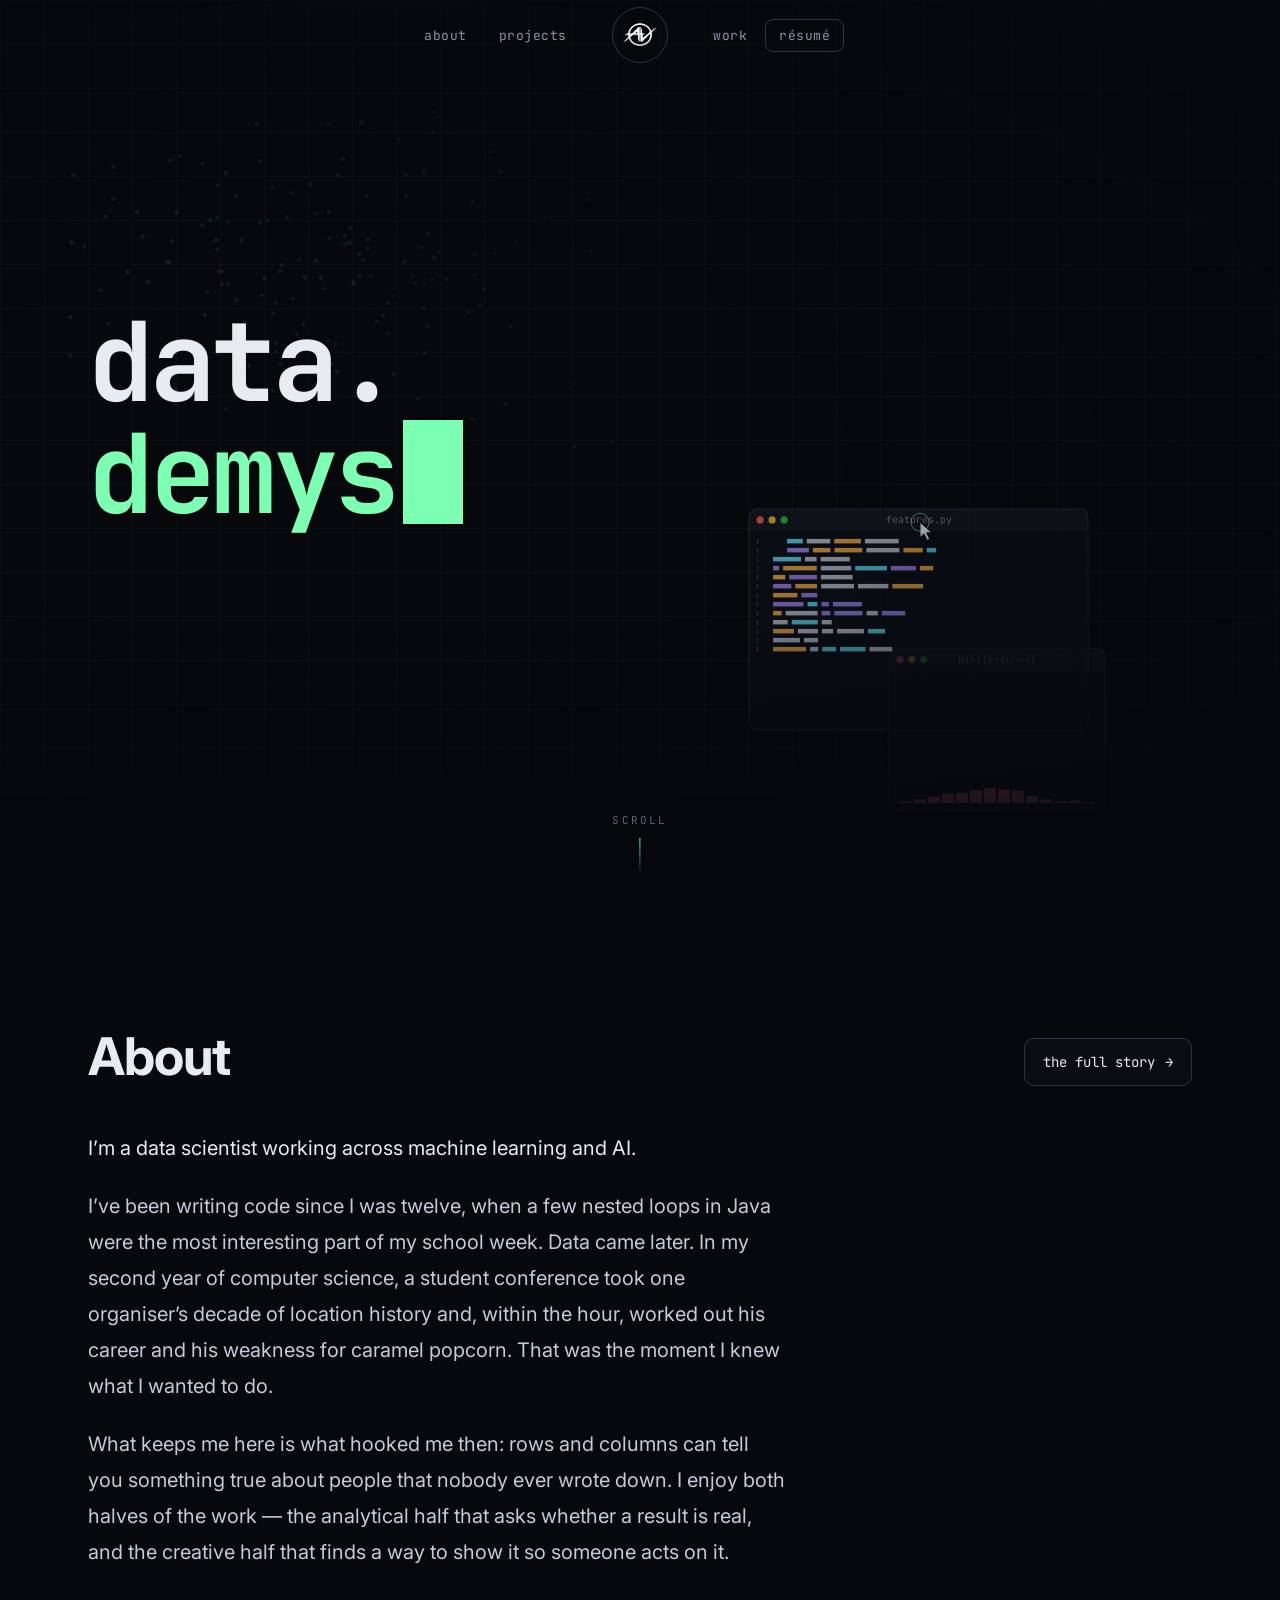
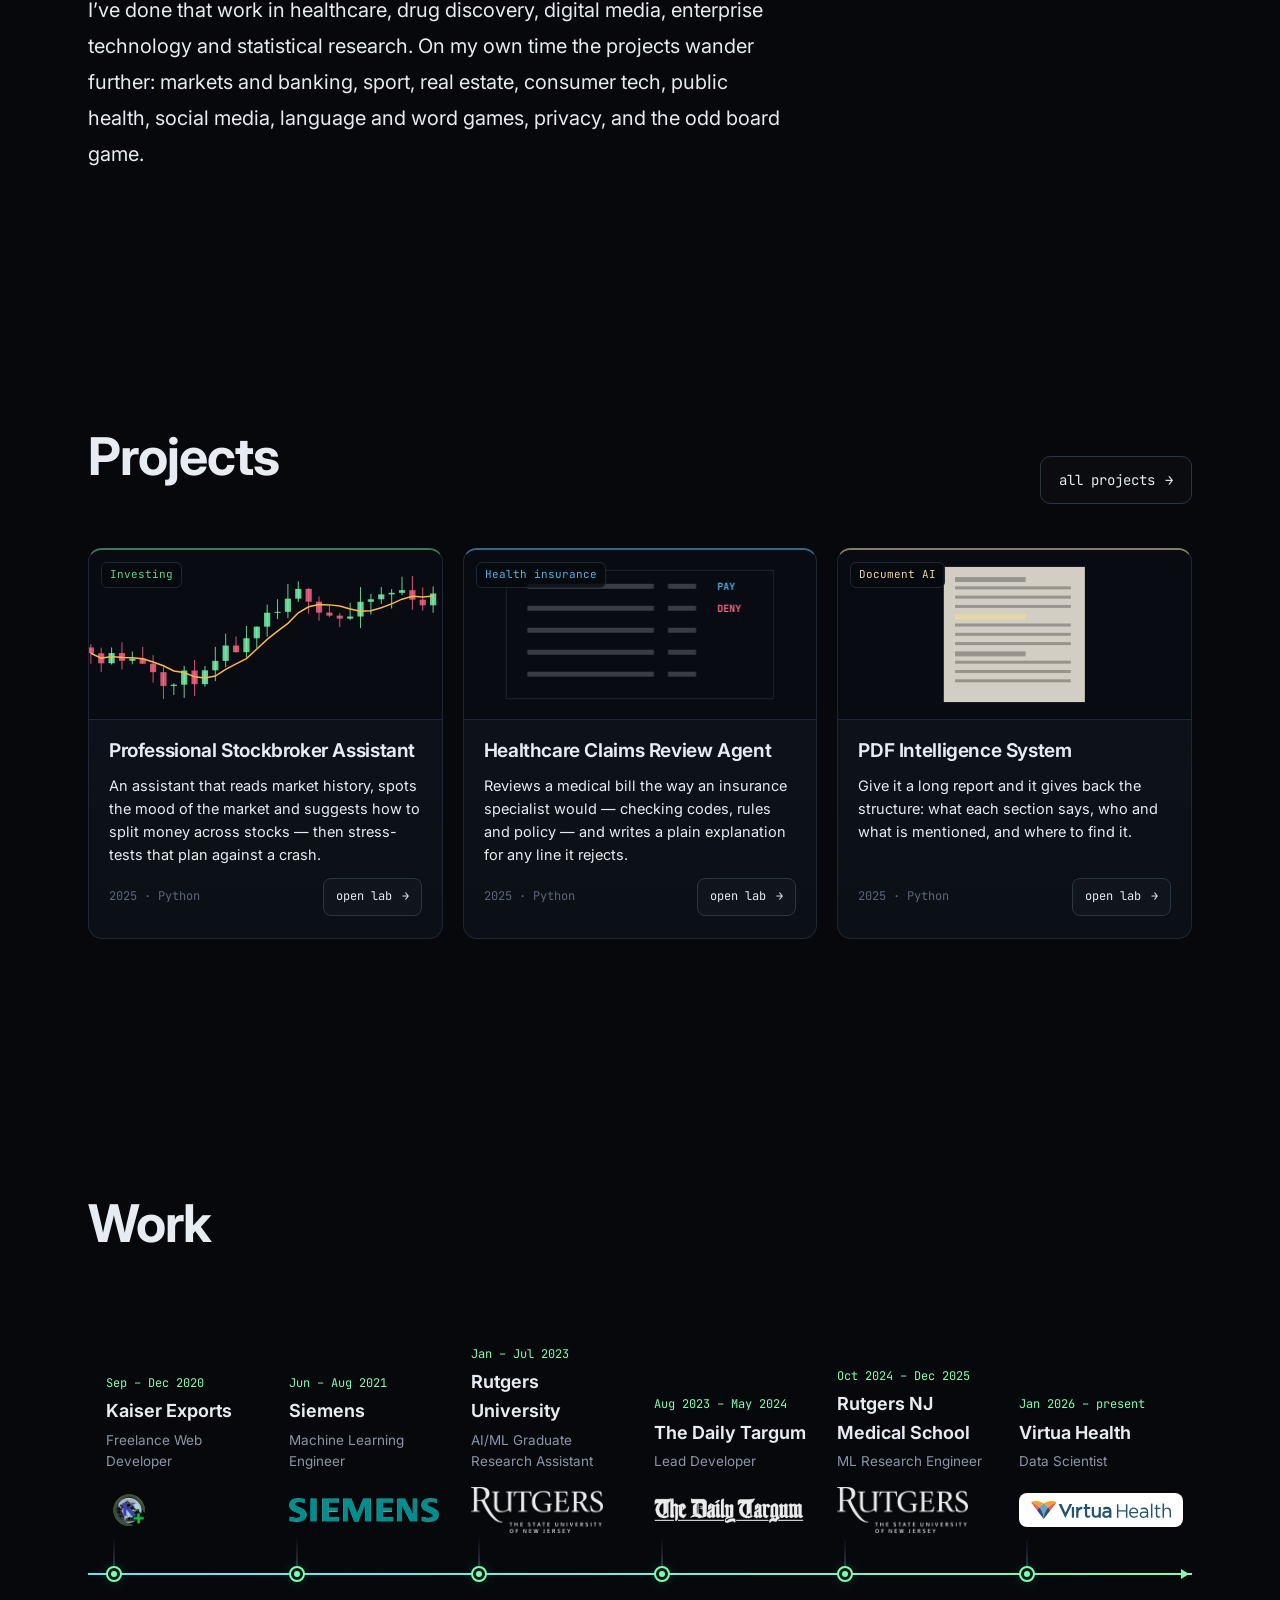
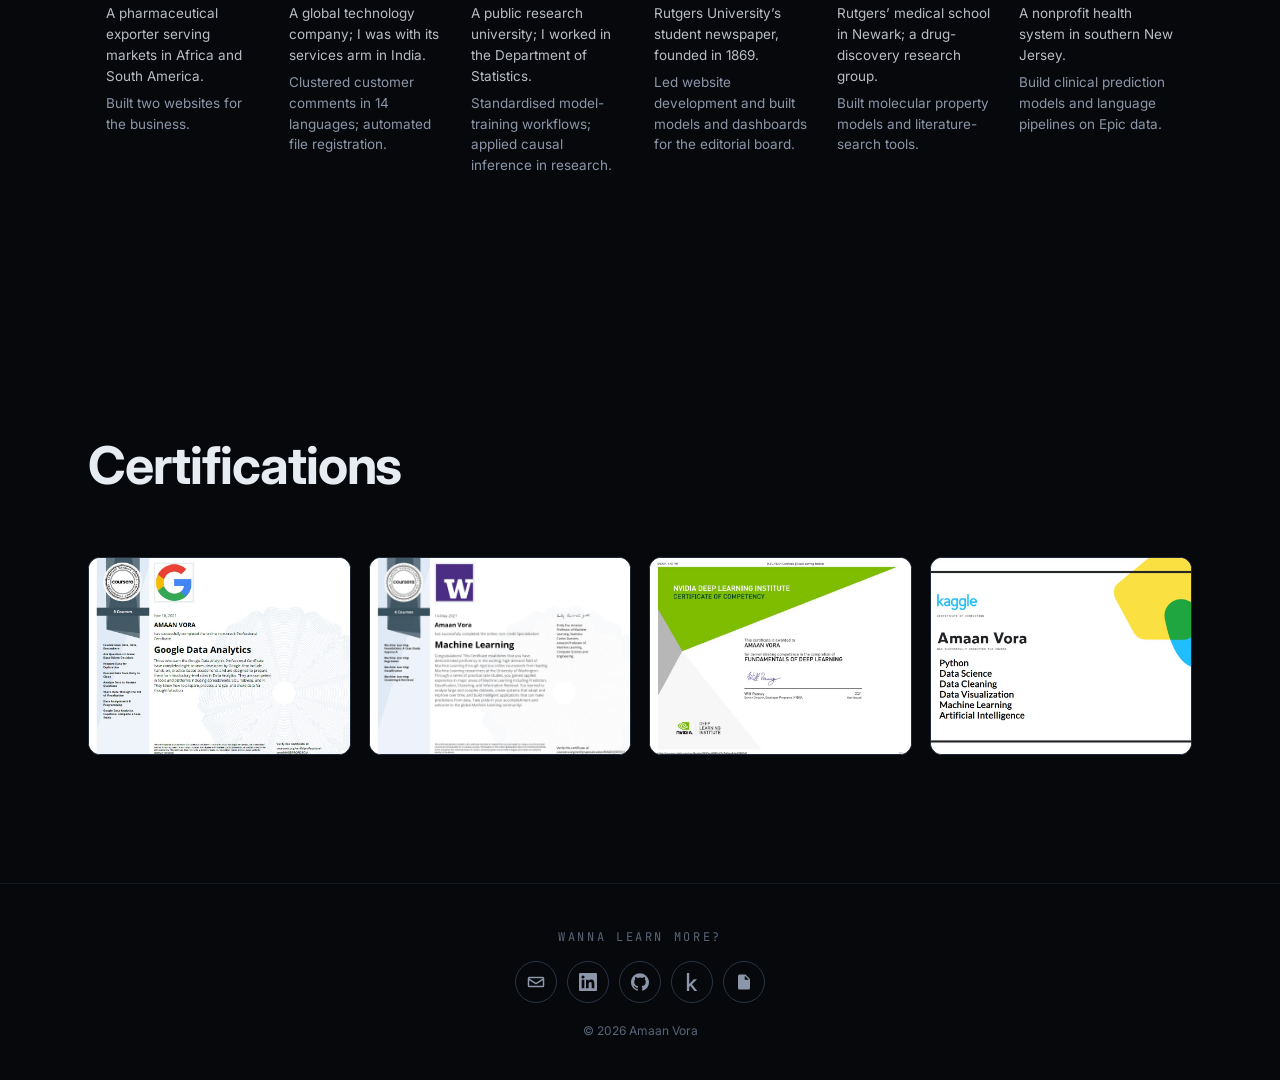
<file: index.html>
<!doctype html>
<html lang="en">
<head>
  <meta charset="utf-8">
  <meta name="viewport" content="width=device-width, initial-scale=1">
  <title>Amaan Vora — Data Scientist</title>
  <meta name="description" content="Amaan Vora — data scientist and ML engineer. Interactive projects, work and certifications.">
  <link rel="icon" href="assets/img/av-logo.png">
  <link rel="preconnect" href="https://fonts.googleapis.com"><link rel="preconnect" href="https://fonts.gstatic.com" crossorigin>
  <link href="https://fonts.googleapis.com/css2?family=Inter:wght@400;500;600;700;800&family=JetBrains+Mono:wght@400;500;600;700;800&display=swap" rel="stylesheet">
  <link rel="stylesheet" href="css/style.css">
</head>
<body data-page="home">

  <!-- HERO -->
  <header class="hero" id="hero">
    <canvas class="bg" id="heroCanvas" aria-hidden="true"></canvas>
    <div class="vignette"></div>
    <div class="wrap">
      <h1 class="headline" id="headline" aria-label="data. demystified."></h1>
      <div class="socials" data-socials></div>
    </div>
    <div class="scroll-cue">SCROLL<i></i></div>
  </header>

  <!-- one continuous field behind every section below the hero -->
  <canvas class="field" id="field" aria-hidden="true"></canvas>

  <!-- ABOUT -->
  <section class="section home-about" id="about" data-motif="flow">
    <div class="wrap">
      <div class="section-head reveal">
        <div>
          <h2 class="title">About</h2>
        </div>
        <a class="btn" href="about.html">the full story <span class="arr">→</span></a>
      </div>
      <div class="story-home" id="storyHome"></div>
    </div>
  </section>

  <!-- PROJECTS -->
  <section class="section" id="projects" data-motif="clusters">
    <div class="wrap">
      <div class="section-head reveal">
        <div>
          <h2 class="title">Projects</h2>
        </div>
        <a class="btn" href="projects.html">all projects <span class="arr">→</span></a>
      </div>
      <div class="cards" id="featured"></div>
    </div>
  </section>

  <!-- WORK -->
  <section class="section" id="work" data-motif="series">
    <div class="wrap">
      <div class="section-head reveal">
        <div>
          <h2 class="title">Work</h2>
        </div>
      </div>
      <div class="timeline-scroller">
        <div class="timeline" id="timeline"><div class="axis"><i></i></div></div>
      </div>
    </div>
  </section>

  <!-- CERTS -->
  <section class="section" id="certs" data-motif="constellation">
    <div class="wrap">
      <div class="section-head reveal">
        <div>
          <h2 class="title">Certifications</h2>
        </div>
      </div>
      <div class="certs" id="certGrid"></div>
    </div>
  </section>

  <div class="lightbox" id="lightbox"><figure><img alt=""><figcaption></figcaption></figure></div>

  <script src="js/data.js"></script>
  <script src="js/site.js"></script>
  <script src="js/minis.js"></script>
  <script src="js/home.js"></script>
  <script src="js/field.js"></script>
</body>
</html>
</file>
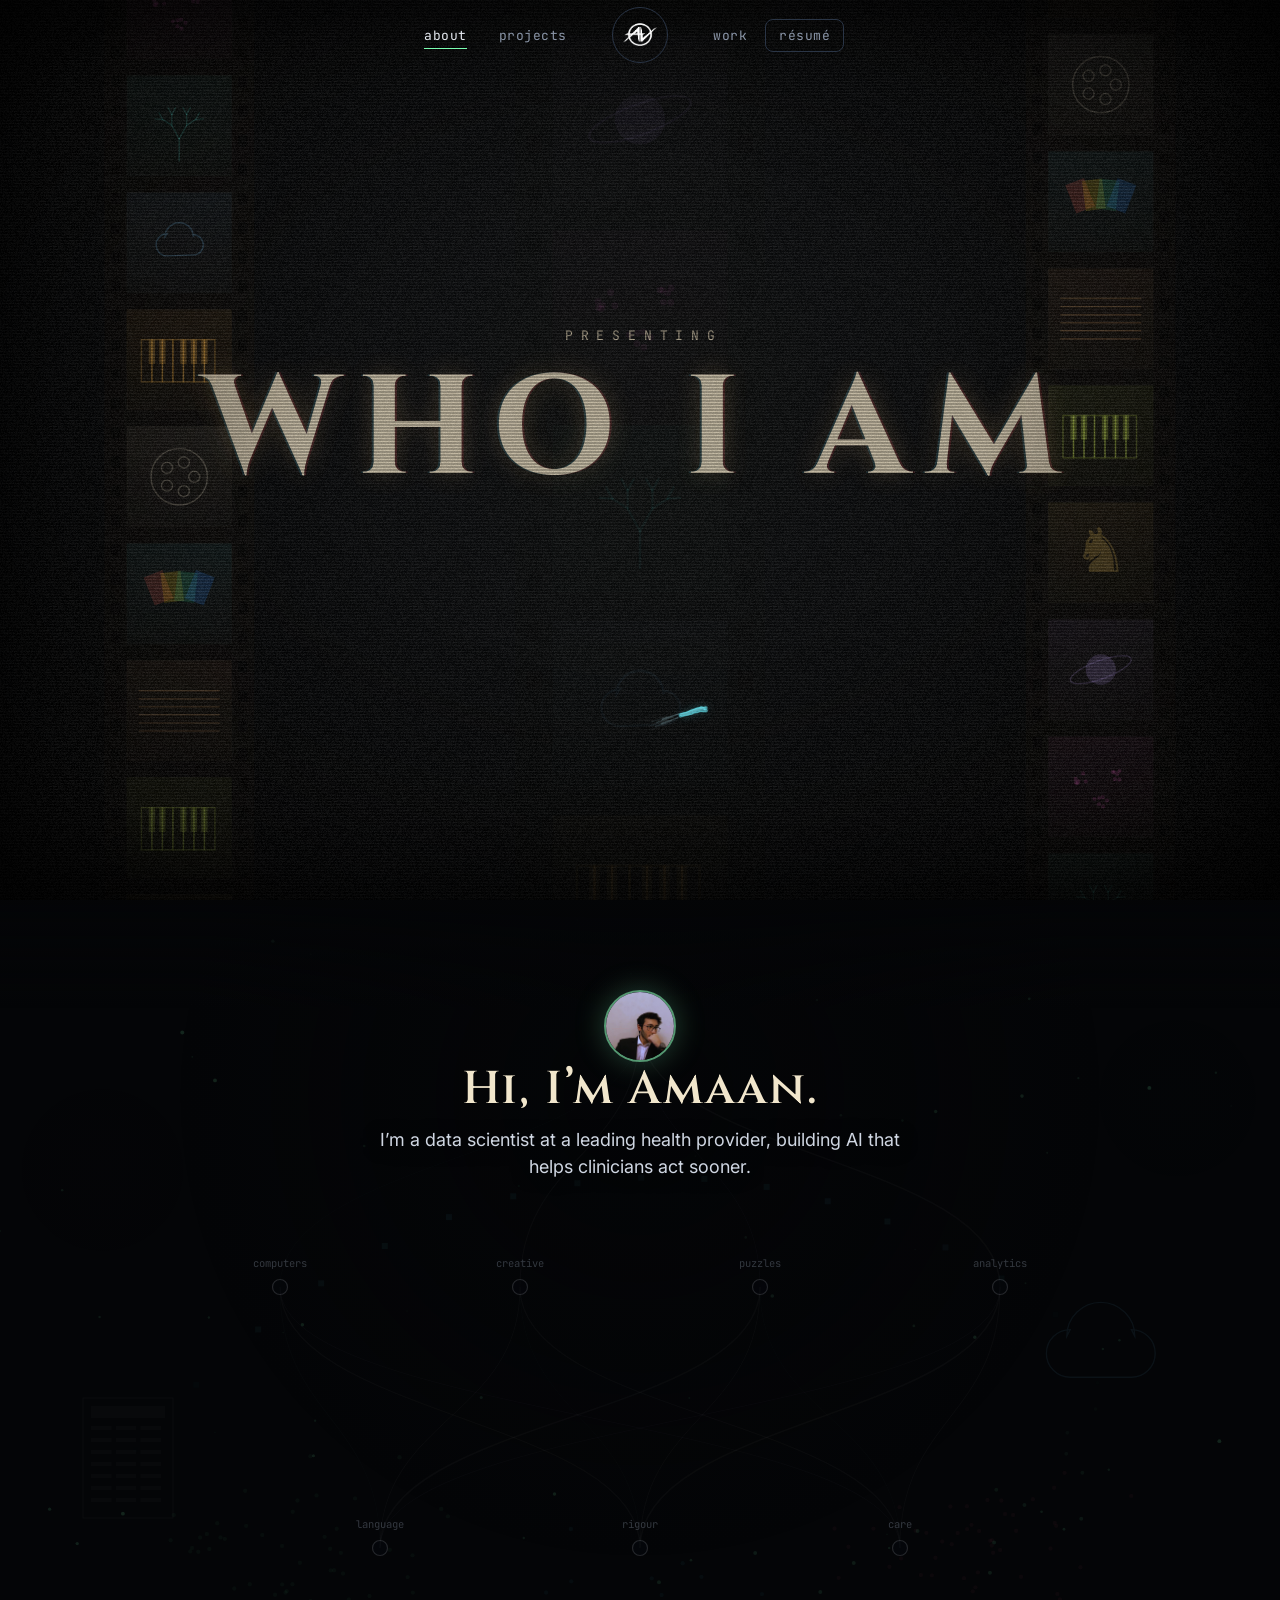
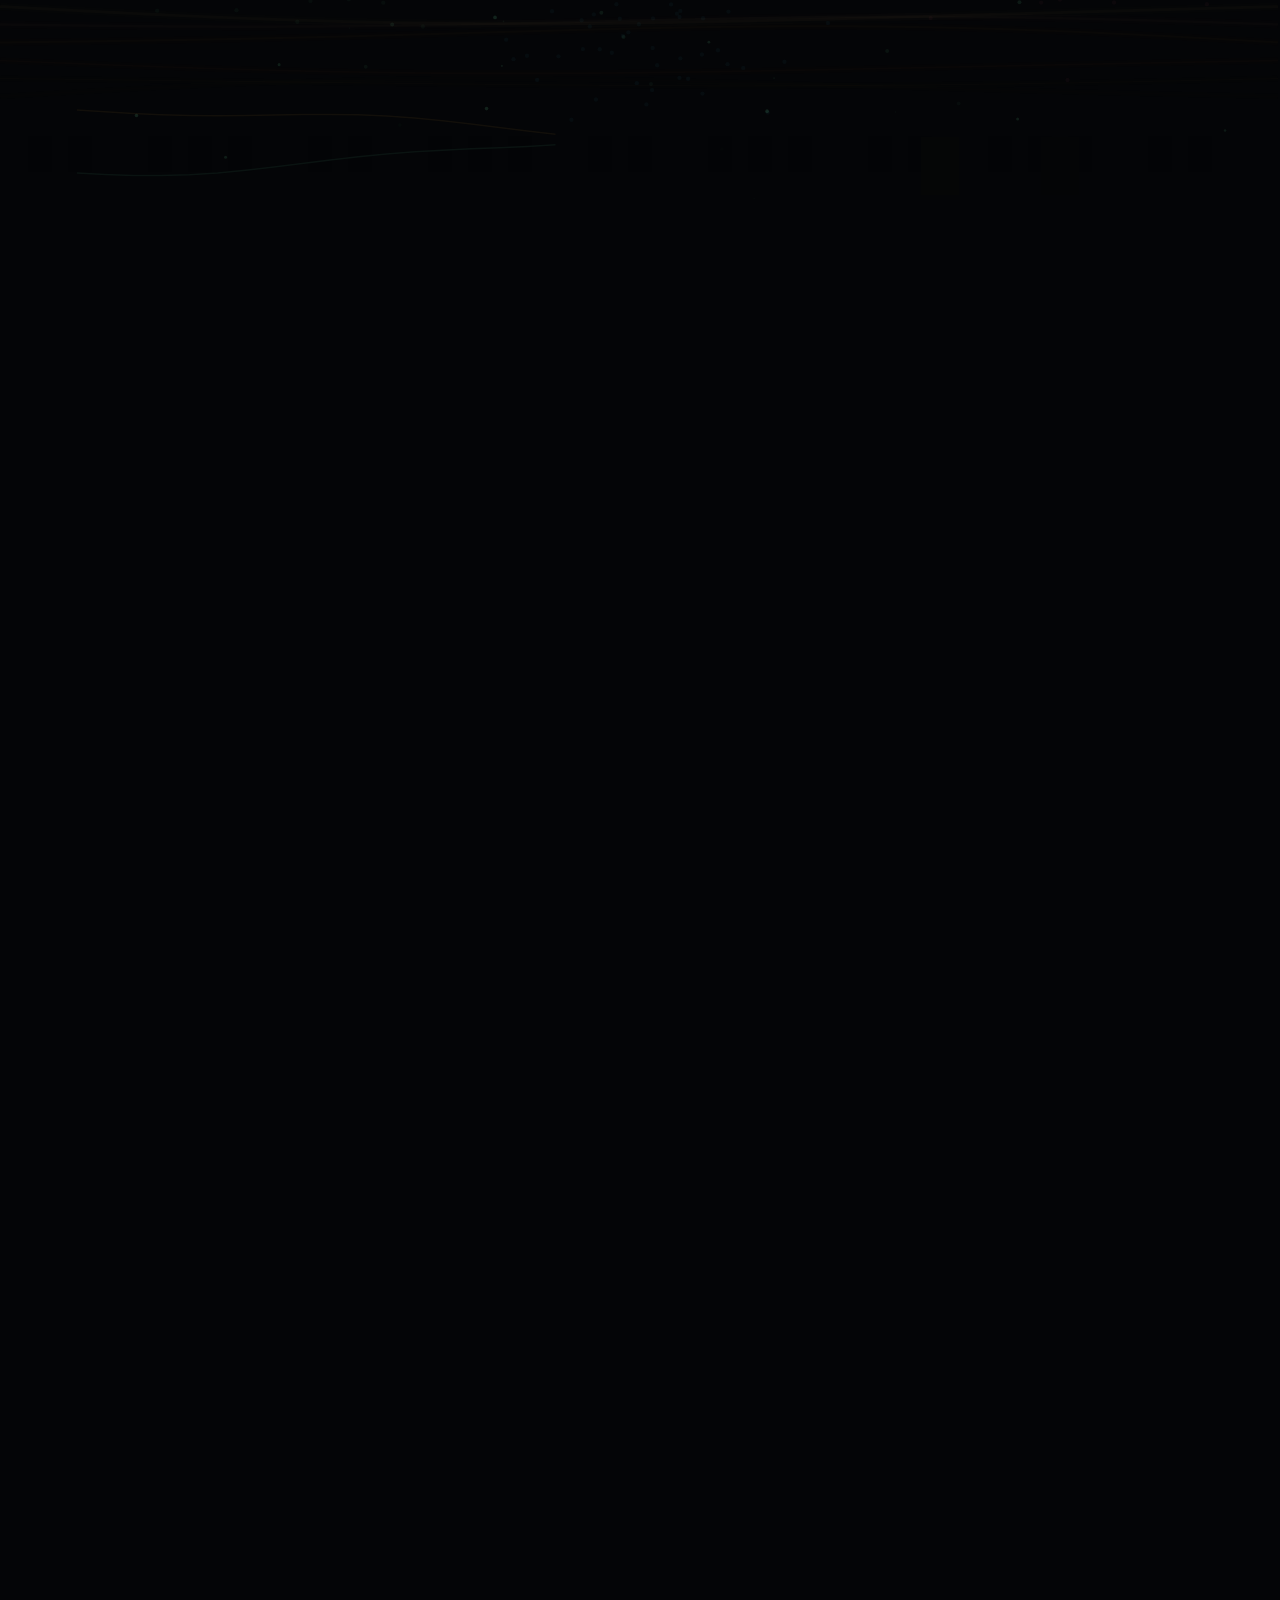
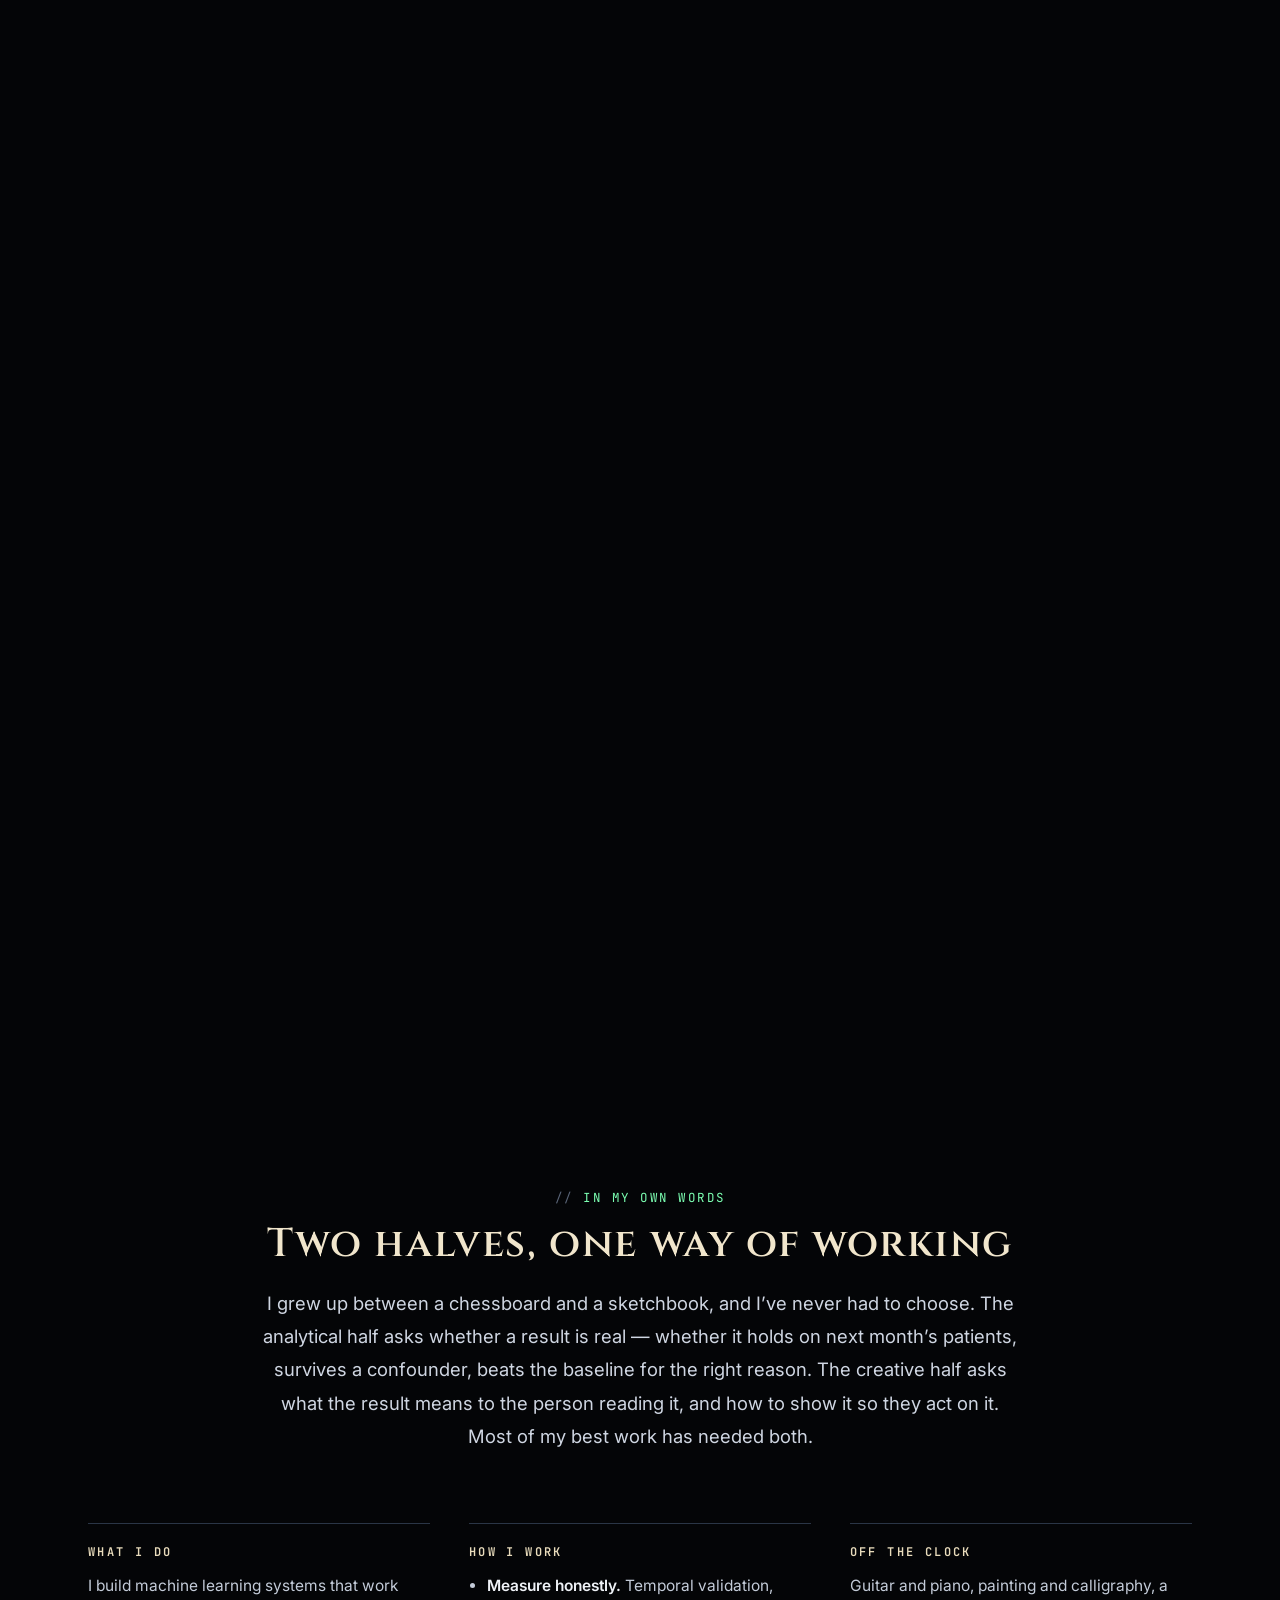
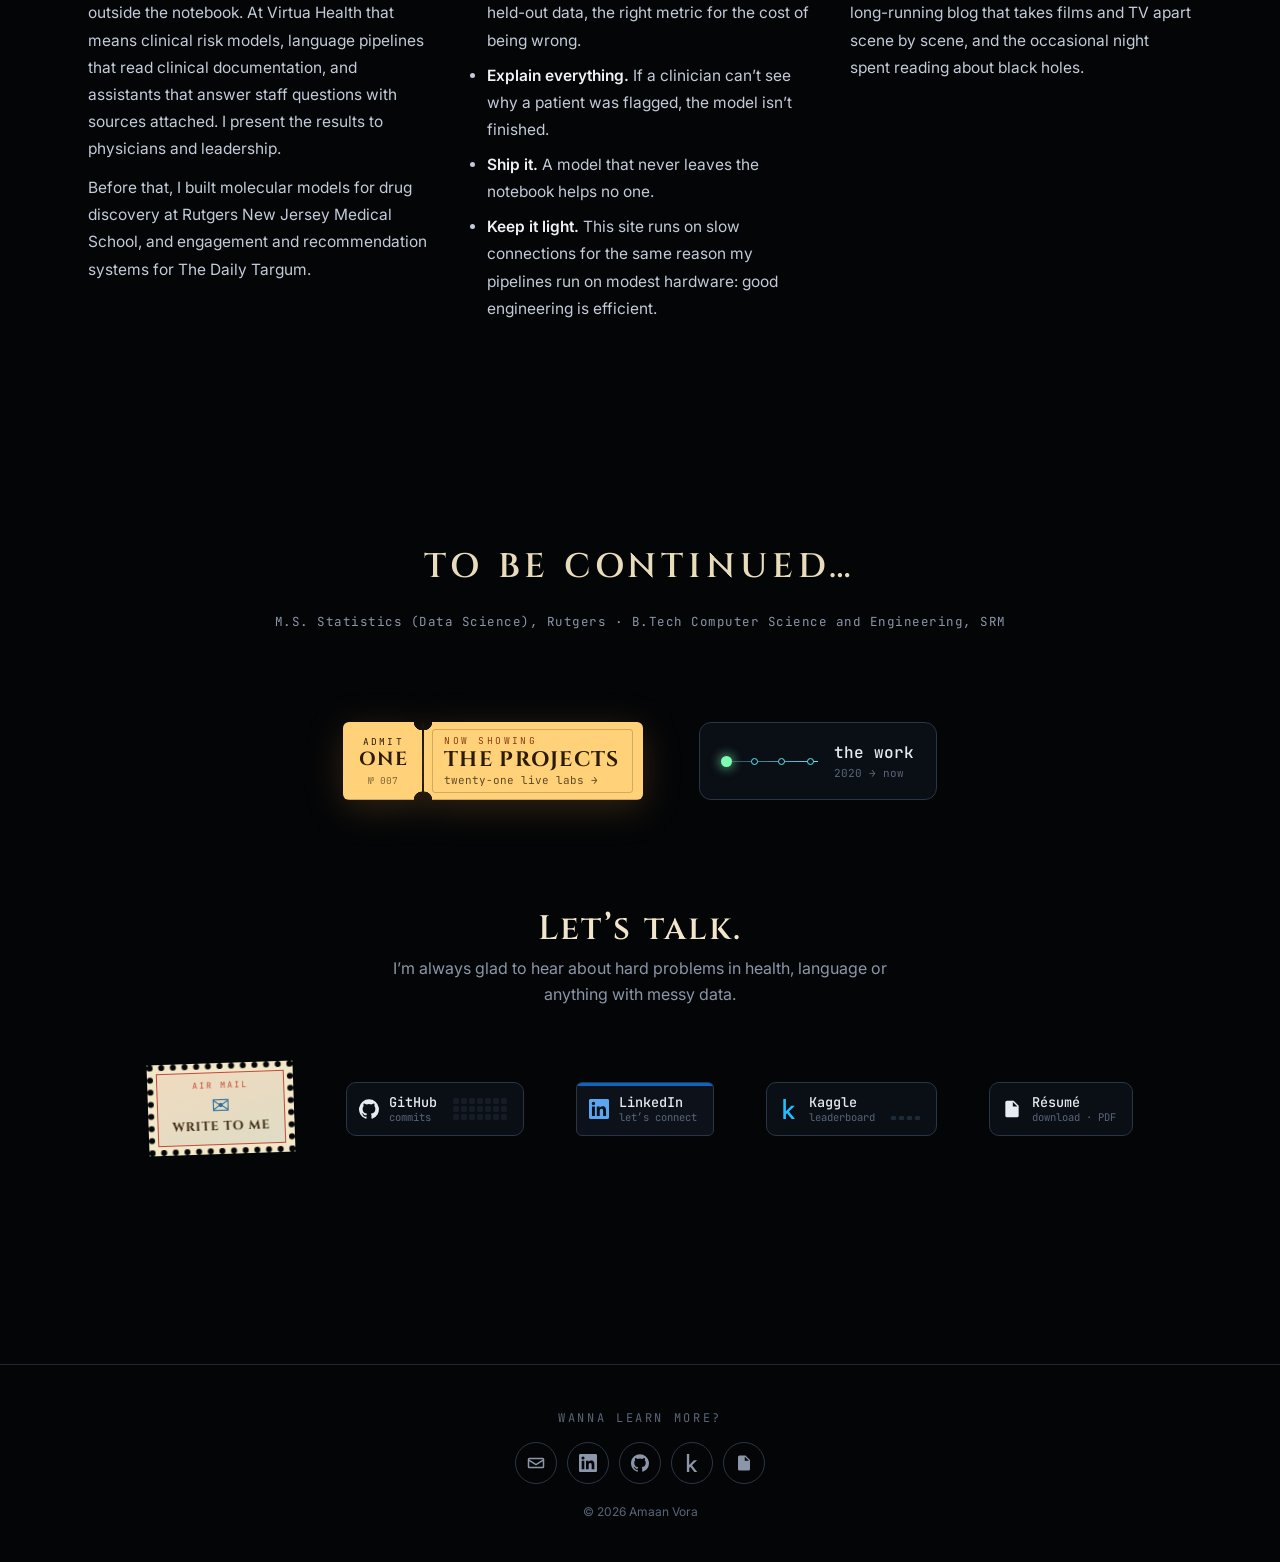
<file: about.html>
<!doctype html>
<html lang="en">
<head>
  <meta charset="utf-8">
  <meta name="viewport" content="width=device-width, initial-scale=1">
  <title>About — Amaan Vora</title>
  <meta name="description" content="Who I am — Amaan Vora, data scientist.">
  <link rel="icon" href="assets/img/av-logo.png">
  <link rel="preconnect" href="https://fonts.googleapis.com"><link rel="preconnect" href="https://fonts.gstatic.com" crossorigin>
  <link href="https://fonts.googleapis.com/css2?family=Inter:wght@400;500;600;700;800&family=JetBrains+Mono:wght@400;500;600&family=Cinzel:wght@600;700&family=Courier+Prime:ital,wght@0,400;0,700;1,400&family=Bangers&display=swap" rel="stylesheet">
  <link rel="stylesheet" href="css/style.css">
</head>
<body data-page="about" class="about">
  <div class="crt" id="crt" aria-hidden="true"><div class="beam"></div></div>
  <canvas class="glass" id="glass" aria-hidden="true"></canvas>
  <canvas class="companion" id="companion" aria-hidden="true"></canvas>

  <!-- opening: a reel, seen through an old set -->
  <header class="mv-hero" id="mvHero">
    <canvas id="reel" aria-hidden="true"></canvas>
    <div class="mv-grain" aria-hidden="true"></div>
    <div class="mv-scan" aria-hidden="true"></div>
    <div class="mv-shade" id="mvShade" aria-hidden="true"></div>
    <div class="mv-titles" id="mvTitles"><p class="mv-pre">presenting</p><h1 class="mv-title" id="mvTitle">Who I Am</h1></div>
  </header>

  <!-- the network: one pinned stage, the scroll walks through it -->
  <section class="net" id="net" aria-label="About Amaan">
    <div class="net-stage">
      <canvas id="netBg" aria-hidden="true"></canvas>
      <canvas id="netFg" aria-hidden="true"></canvas>
      <img class="net-face" id="netFace" src="assets/img/amaan.jpg" alt="Amaan Vora">

      <div class="beat" data-k="0">
        <h2 class="hello">Hi, I’m Amaan.</h2>
        <p class="hello-sub">I’m a data scientist at a leading health provider, building AI that helps clinicians act sooner.</p>
      </div>

      <div class="beat" data-k="1">
        <p class="slug">THE FAMILY COMPUTER</p>
        <p class="line">He lost at Uno on the family computer and wanted to know how the cards were dealt. At twelve, a few nested loops in Java dealt them for him.</p>
      </div>
      <div class="beat" data-k="2">
        <p class="slug">THE MUSIC ROOM</p>
        <p class="line">Guitar, piano, and a sketchbook he’d kept since six. One of his poems won a national award. He still sees the picture before he sees the numbers.</p>
      </div>
      <div class="beat" data-k="3">
        <p class="slug">THE OLYMPIADS</p>
        <p class="line">Maths, science and cyber Olympiads, quiz finals, a gold medal at a NASA space olympiad. Puzzles were the fun part.</p>
      </div>
      <div class="beat" data-k="4">
        <p class="slug">THE CHESSBOARD, THEN THE SKY</p>
        <p class="line">State-level chess taught him to look five moves ahead. Black holes kept him up until 2 a.m.</p>
      </div>

      <div class="beat now" data-k="5">
        <p class="slug">LANGUAGE · 2021–22</p>
        <p class="line">At Siemens, customer comments in fourteen languages, grouped by what people meant. Then a quarter of a million research papers, mapped by topic — and a Best Paper award.</p>
      </div>
      <div class="beat now" data-k="6">
        <p class="slug">RIGOUR · 2023–25</p>
        <p class="line">A master’s in statistics at Rutgers. Then molecules: models that tell chemists which compounds are worth making next.</p>
      </div>
      <div class="beat now" data-k="7">
        <p class="slug">CARE · 2026</p>
        <p class="line">Now at Virtua Health: models that predict clinical risk, and models that read what clinicians write.</p>
        <span class="beat-logo"><img src="assets/logos/virtua.svg" alt="Virtua Health logo"></span>
      </div>
    </div>
  </section>

  <!-- in his own words -->
  <section class="more" id="more">
    <div class="wrap">
      <div class="more-lead reveal">
        <p class="eyebrow">in my own words</p>
        <h2>Two halves, one way of working</h2>
        <p>I grew up between a chessboard and a sketchbook, and I’ve never had to choose. The analytical half asks whether a result is real — whether it holds on next month’s patients, survives a confounder, beats the baseline for the right reason. The creative half asks what the result means to the person reading it, and how to show it so they act on it. Most of my best work has needed both.</p>
      </div>
      <div class="more-grid">
        <div class="more-col reveal d1">
          <h3>What I do</h3>
          <p>I build machine learning systems that work outside the notebook. At Virtua Health that means clinical risk models, language pipelines that read clinical documentation, and assistants that answer staff questions with sources attached. I present the results to physicians and leadership.</p>
          <p>Before that, I built molecular models for drug discovery at Rutgers New Jersey Medical School, and engagement and recommendation systems for The Daily Targum.</p>
        </div>
        <div class="more-col reveal d2">
          <h3>How I work</h3>
          <ul>
            <li><b>Measure honestly.</b> Temporal validation, held-out data, the right metric for the cost of being wrong.</li>
            <li><b>Explain everything.</b> If a clinician can’t see why a patient was flagged, the model isn’t finished.</li>
            <li><b>Ship it.</b> A model that never leaves the notebook helps no one.</li>
            <li><b>Keep it light.</b> This site runs on slow connections for the same reason my pipelines run on modest hardware: good engineering is efficient.</li>
          </ul>
        </div>
        <div class="more-col reveal d3">
          <h3>Off the clock</h3>
          <p>Guitar and piano, painting and calligraphy, a long-running blog that takes films and TV apart scene by scene, and the occasional night spent reading about black holes.</p>
        </div>
      </div>
    </div>
  </section>

  <!-- credits -->
  <section class="credits" id="credits">
    <div class="wrap"><div class="roll">
      <p class="tbc">To be continued…</p>
      <p class="edu-line">M.S. Statistics (Data Science), Rutgers · B.Tech Computer Science and Engineering, SRM</p>
      <div class="roll-cta">
        <a class="tkt" href="projects.html" aria-label="See the projects">
          <span class="tkt-stub"><small>admit</small><b>one</b><em>№ 007</em></span>
          <span class="tkt-main"><small>now showing</small><b>the projects</b><i>twenty-one live labs <span class="arr">→</span></i></span>
        </a>
        <a class="tl-btn" href="work.html" aria-label="Walk past the places I have worked">
          <span class="tl-track" aria-hidden="true"><i></i><i></i><i></i><i></i><u></u></span>
          <span class="tl-txt"><b>the work</b><small>2020 → now</small></span>
        </a>
      </div>
      <div class="talk">
        <h2>Let’s talk.</h2>
        <p>I’m always glad to hear about hard problems in health, language or anything with messy data.</p>
      </div>
      <div class="contact-row">
        <a class="stamp" href="mailto:amaan.vora.e@gmail.com" aria-label="Email Amaan">
          <span class="stamp-face"><small>air mail</small><span class="stamp-ico" aria-hidden="true">✉</span><b>write to me</b></span>
          <span class="postmark" aria-hidden="true"><span>delivered</span></span>
        </a>
        <a class="soc gh" href="https://github.com/deadven7" target="_blank" rel="noopener" aria-label="GitHub">
          <span class="ico" data-icon="github"></span><span class="soc-txt"><b>GitHub</b><small>commits</small></span>
          <span class="gh-grid" aria-hidden="true"></span>
        </a>
        <a class="soc li" href="https://www.linkedin.com/in/amaan-vora/" target="_blank" rel="noopener" aria-label="LinkedIn">
          <span class="ico" data-icon="linkedin"></span><span class="soc-txt"><b>LinkedIn</b><small>let’s connect</small></span>
        </a>
        <a class="soc kg" href="https://www.kaggle.com/amaanvora" target="_blank" rel="noopener" aria-label="Kaggle">
          <span class="ico" data-icon="kaggle"></span><span class="soc-txt"><b>Kaggle</b><small>leaderboard</small></span>
          <span class="kg-bars" aria-hidden="true"><i></i><i></i><i></i><i></i></span>
        </a>
        <a class="soc cvb" href="assets/docs/Amaan_Vora_Resume.pdf" download aria-label="Download résumé (PDF)">
          <span class="ico" data-icon="cv"></span><span class="soc-txt"><b>Résumé</b><small>download · PDF</small></span>
        </a>
      </div>
    </div></div>
  </section>

  <script src="js/data.js"></script>
  <script src="js/site.js"></script>
  <script src="js/about.js"></script>
</body>
</html>
</file>
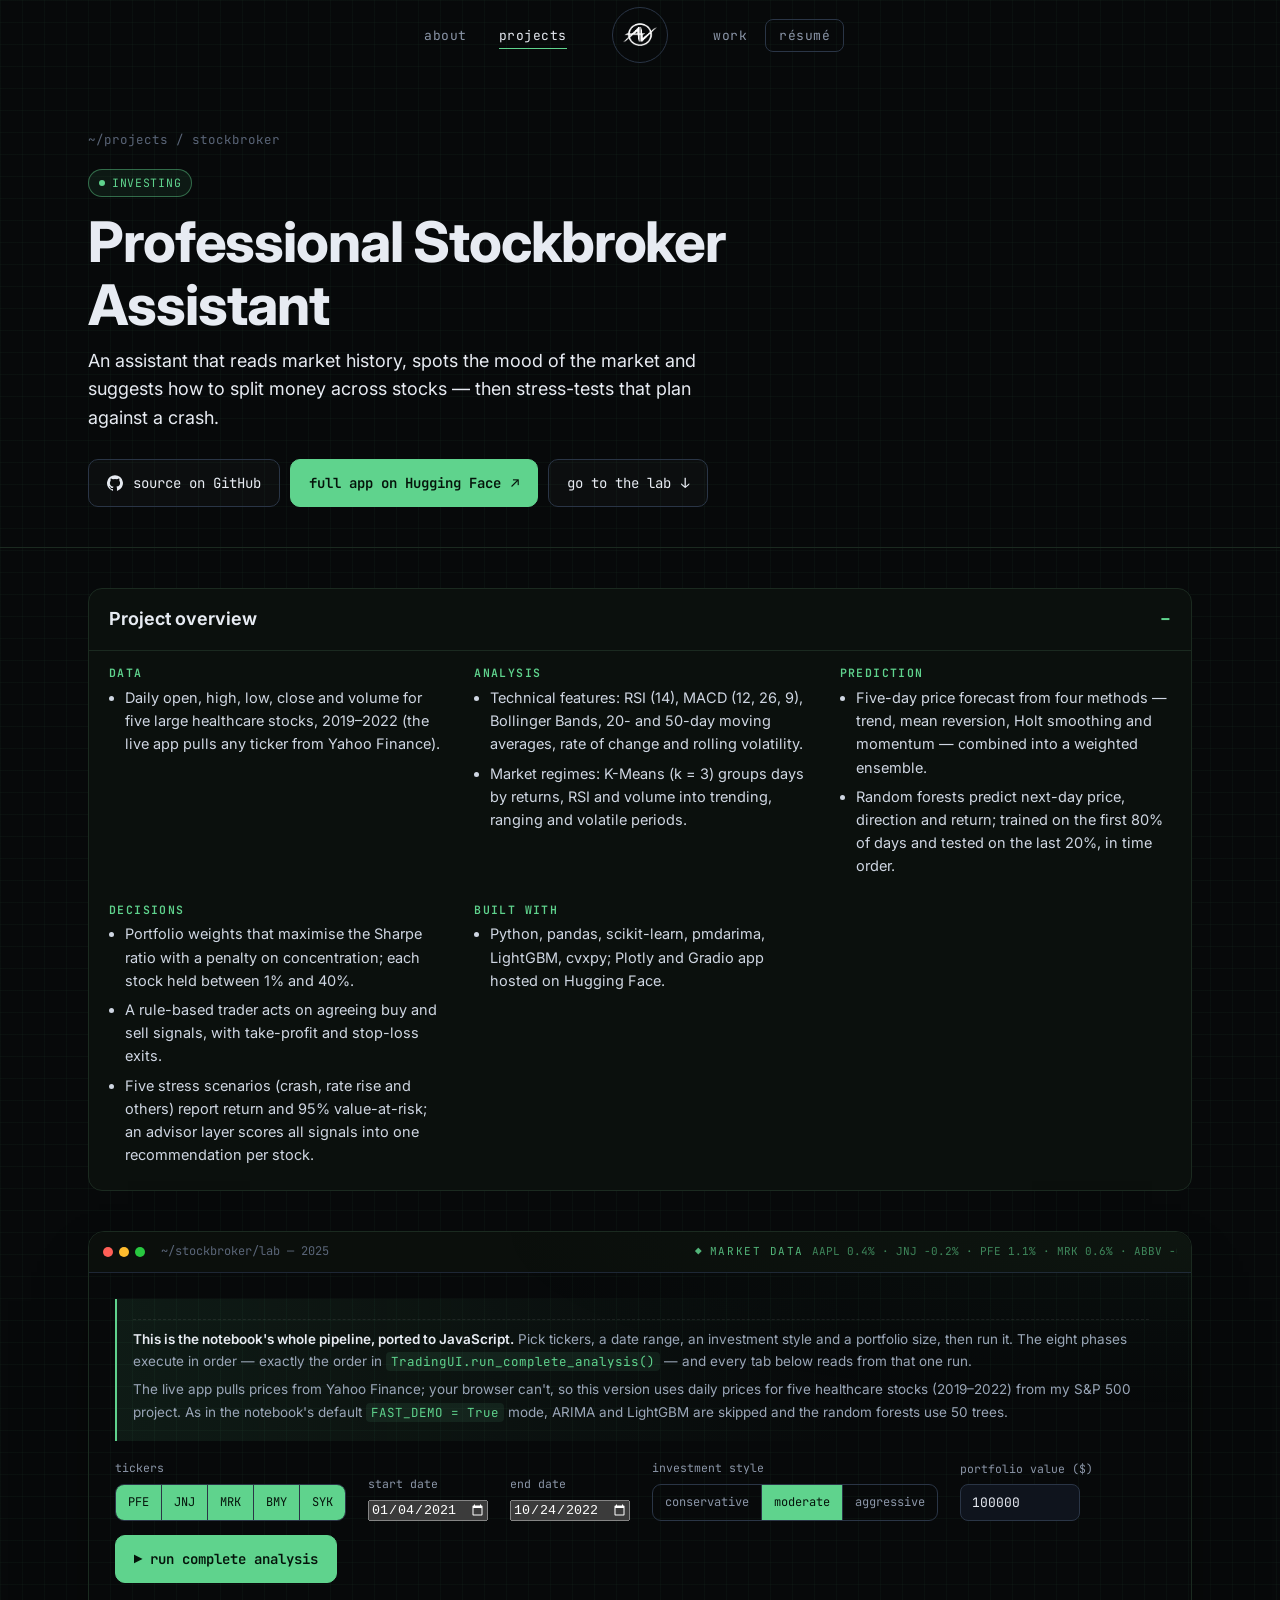
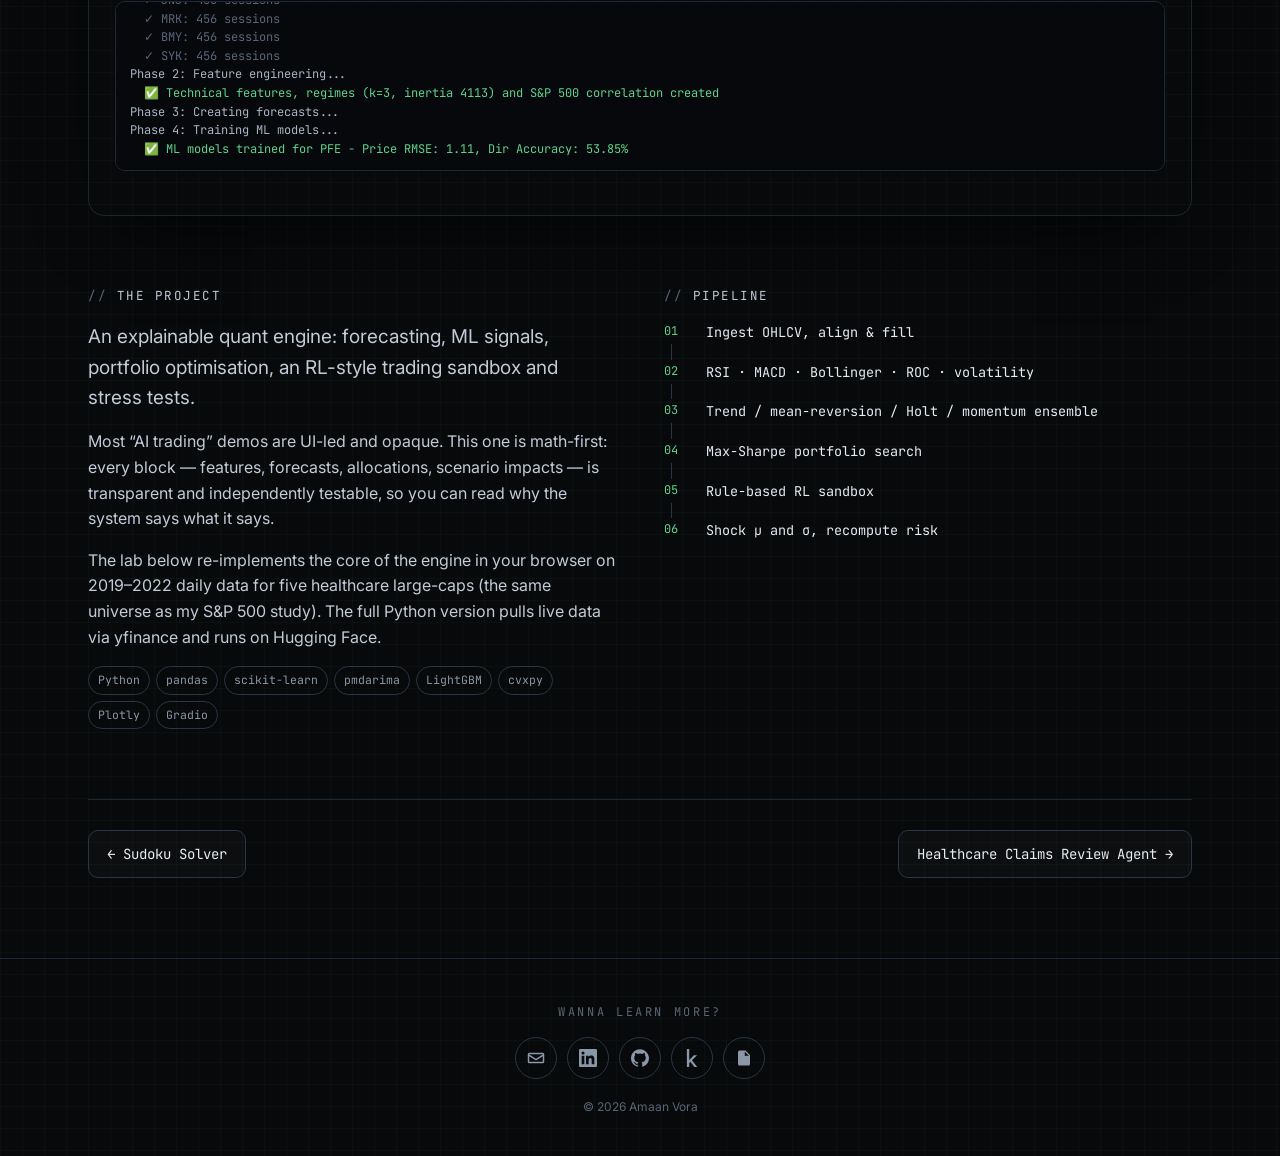
<file: project.html>
<!doctype html>
<html lang="en">
<head>
  <meta charset="utf-8">
  <meta name="viewport" content="width=device-width, initial-scale=1">
  <title>Project — Amaan Vora</title>
  <link rel="icon" href="assets/img/av-logo.png">
  <link rel="preconnect" href="https://fonts.googleapis.com"><link rel="preconnect" href="https://fonts.gstatic.com" crossorigin>
  <link href="https://fonts.googleapis.com/css2?family=Inter:wght@400;500;600;700;800&family=JetBrains+Mono:wght@400;500;600;700&display=swap" rel="stylesheet">
  <link rel="stylesheet" href="css/style.css">
</head>
<body data-page="projects" class="lab-loading pd-boot">
  <header class="pd-head">
    <div class="wrap" id="pdHead"></div>
  </header>
  <main class="wrap">
    <div class="lab" id="lab">
      <div class="lab-bar"><span class="dots"><i></i><i></i><i></i></span><span id="labTitle">lab</span></div>
      <div class="lab-body" id="labBody"><p class="note">loading lab…</p></div>
    </div>
    <div class="story" id="story"></div>
    <div class="next-proj" id="nextProj"></div>
  </main>
  <script src="js/data.js"></script>
  <script src="js/site.js"></script>
  <script src="js/lib/plot.js"></script>
  <script src="js/project.js"></script>
</body>
</html>
</file>
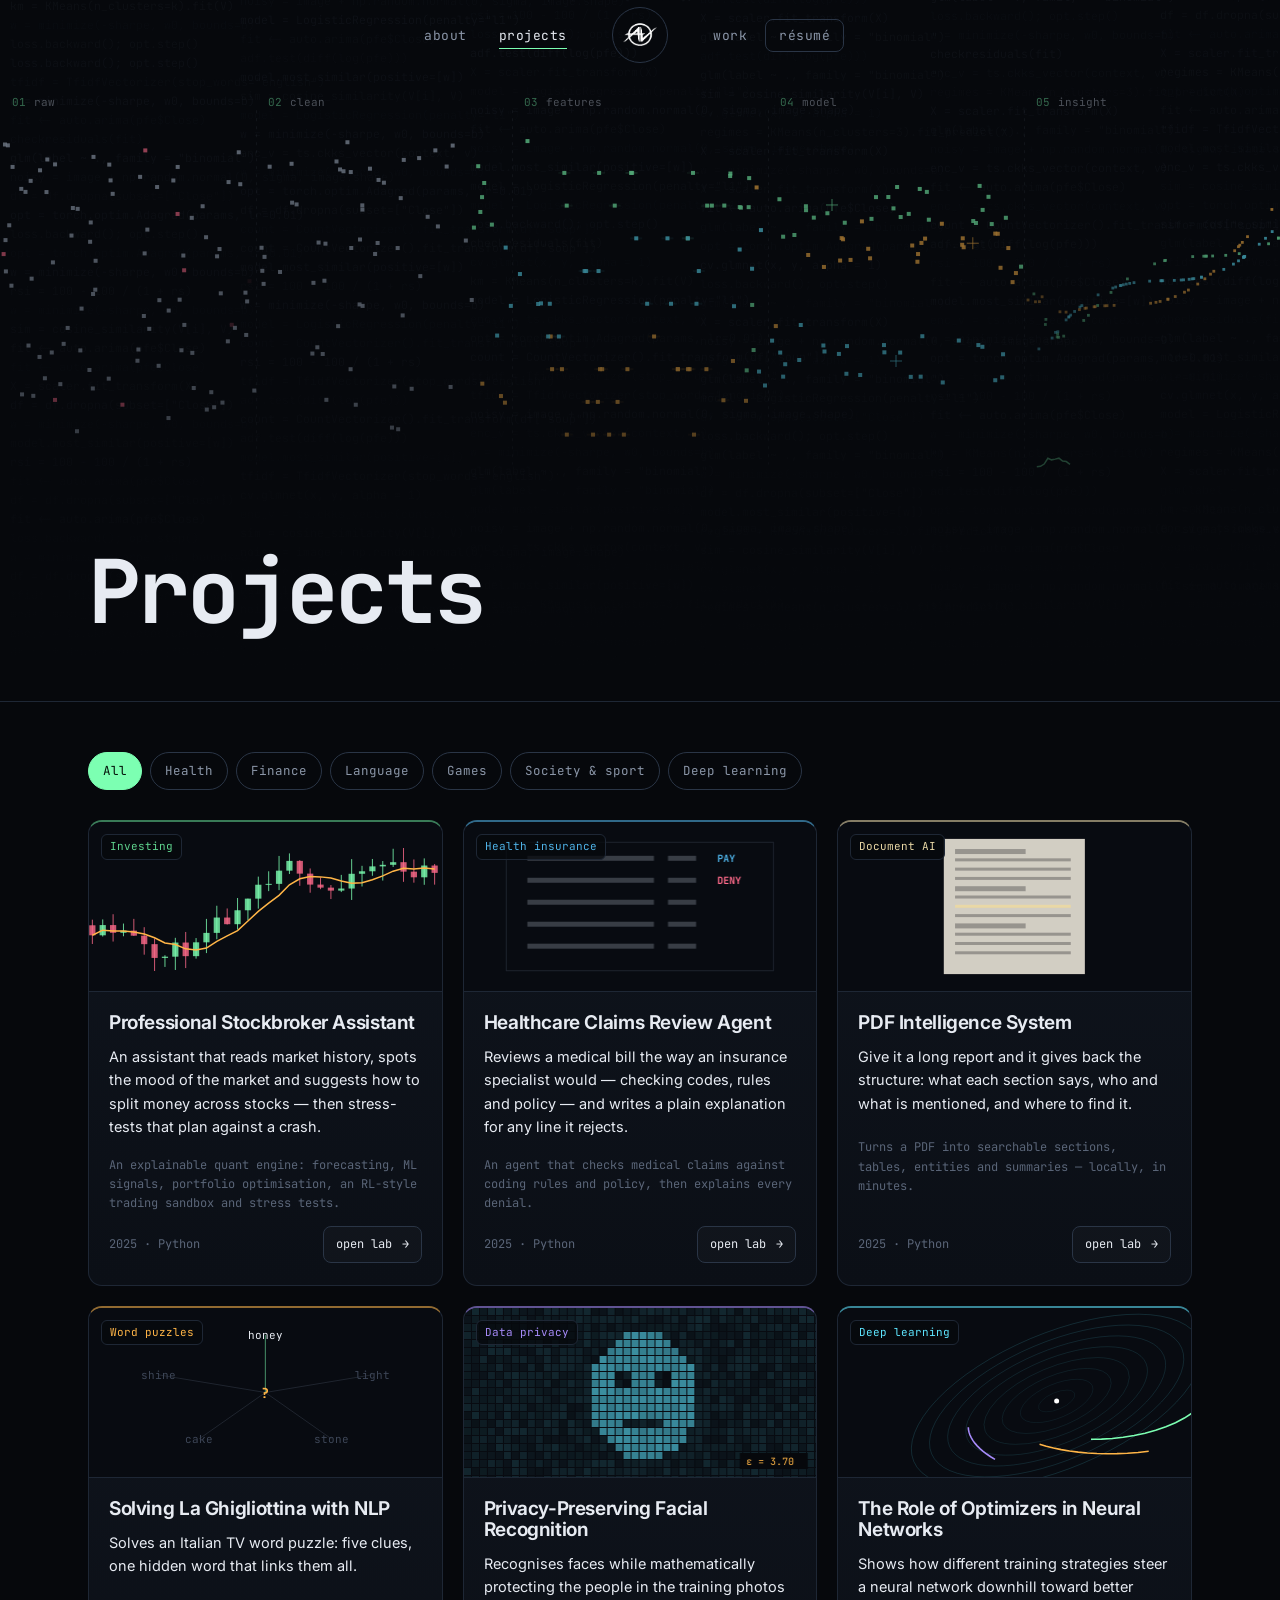
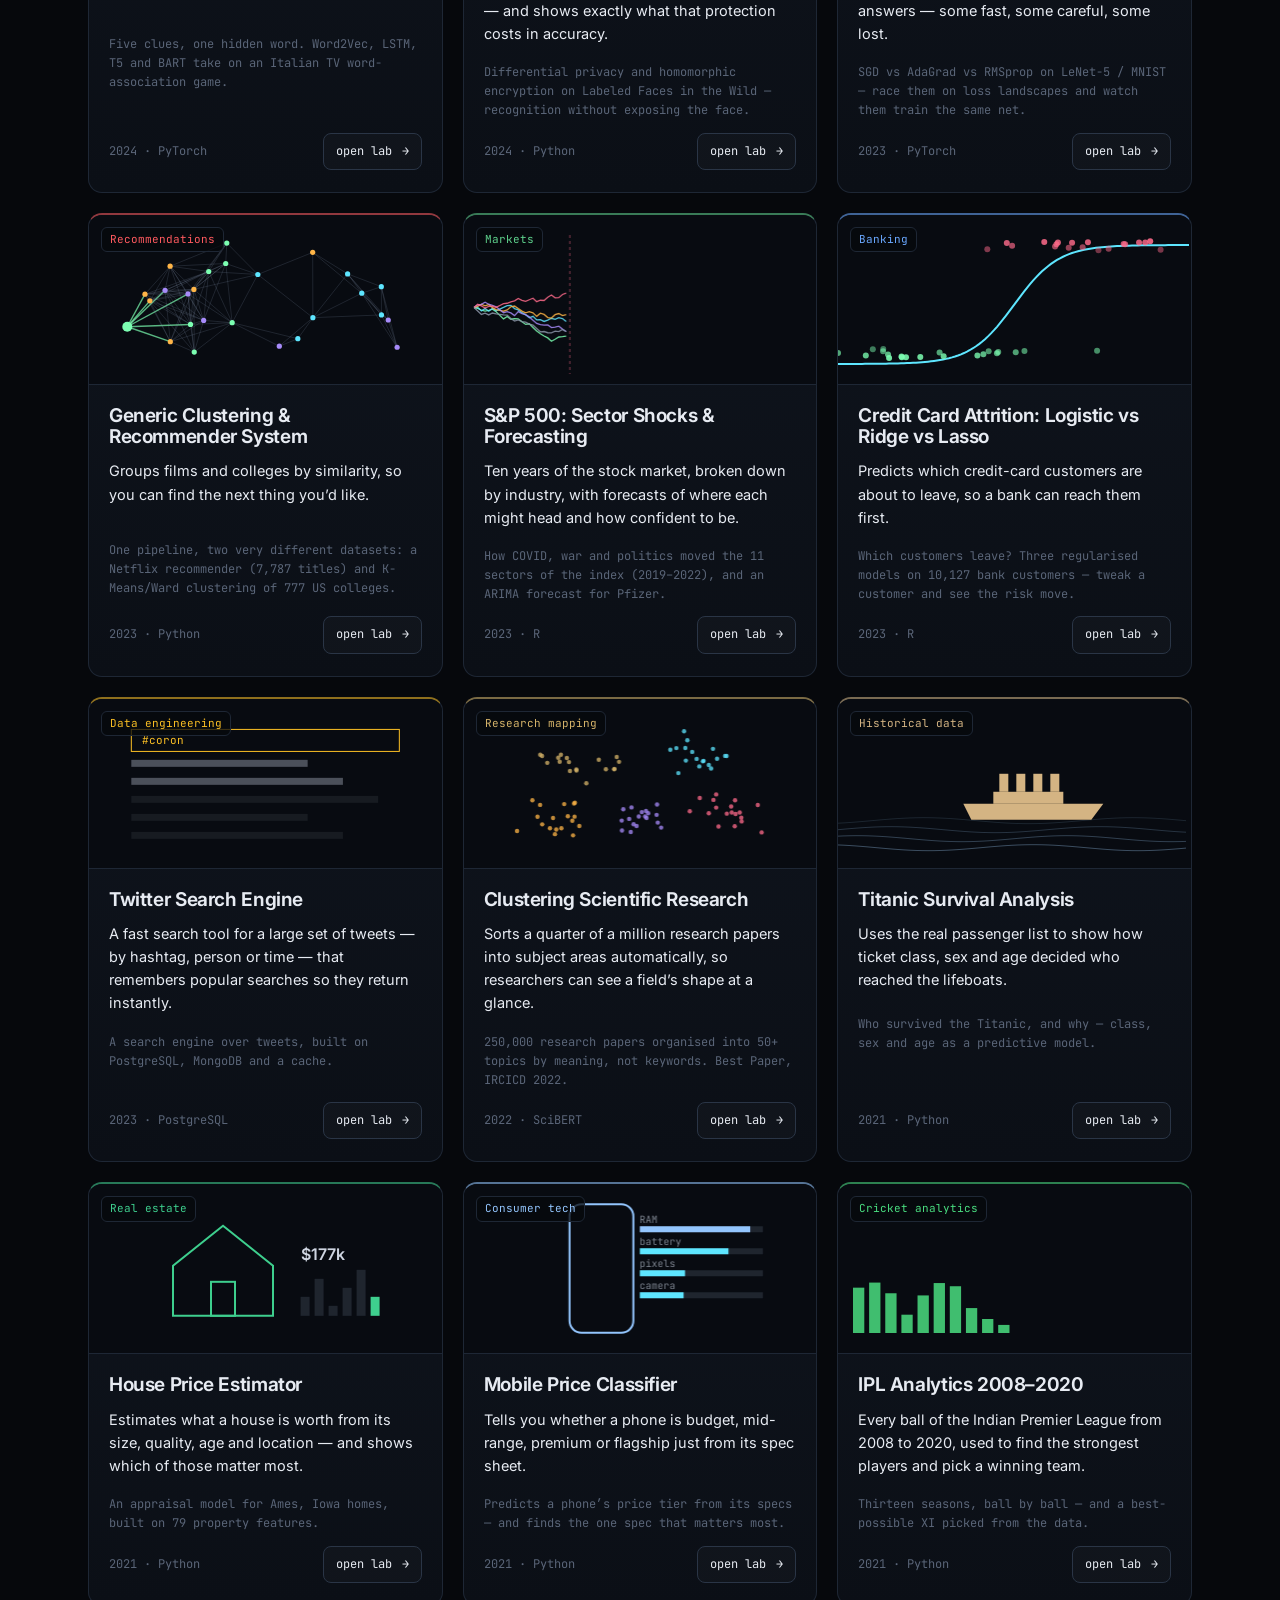
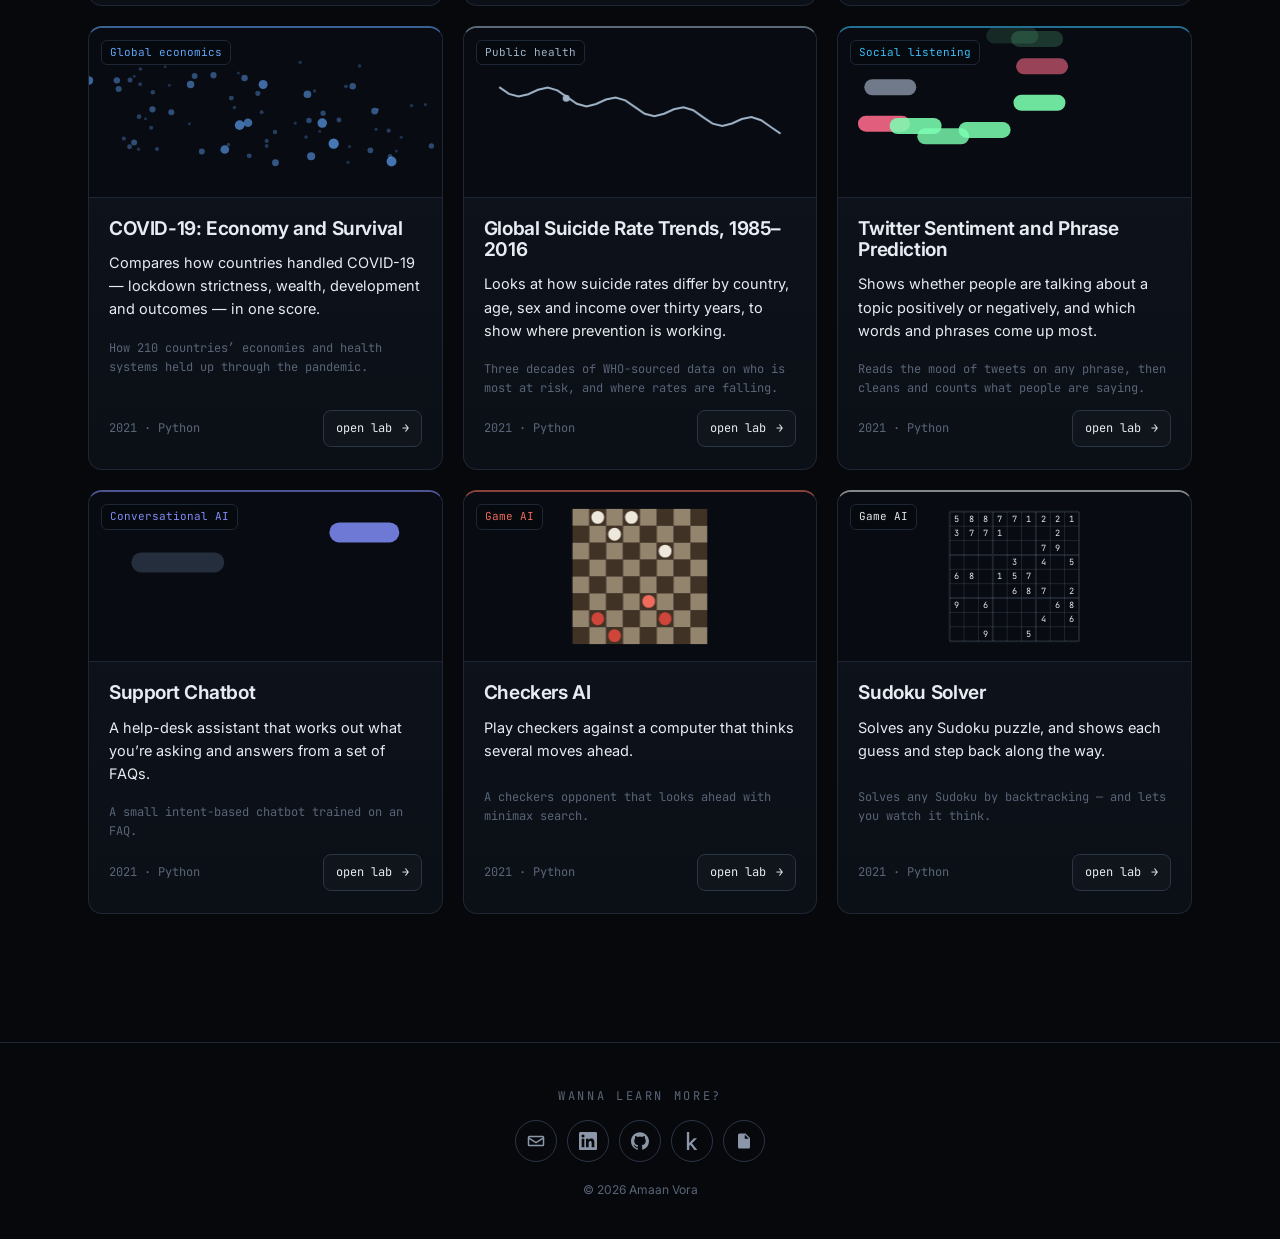
<file: projects.html>
<!doctype html>
<html lang="en">
<head>
  <meta charset="utf-8">
  <meta name="viewport" content="width=device-width, initial-scale=1">
  <title>Projects — Amaan Vora</title>
  <meta name="description" content="Interactive data-science and machine-learning projects by Amaan Vora, each with a live in-browser lab.">
  <link rel="icon" href="assets/img/av-logo.png">
  <link rel="preconnect" href="https://fonts.googleapis.com"><link rel="preconnect" href="https://fonts.gstatic.com" crossorigin>
  <link href="https://fonts.googleapis.com/css2?family=Inter:wght@400;500;600;700;800&family=JetBrains+Mono:wght@400;500;600;700&display=swap" rel="stylesheet">
  <link rel="stylesheet" href="css/style.css">
</head>
<body data-page="projects">
  <header class="proj-hero" id="projHero">
    <canvas id="pipeCanvas" aria-hidden="true"></canvas>
    <div class="fade"></div>
    <div class="wrap">
      <h1>Projects</h1>
    </div>
  </header>

  <section class="section" style="padding-top:50px">
    <div class="wrap">
      <div class="filters" id="filters"></div>
      <div class="cards" id="allCards"></div>
    </div>
  </section>

  <script src="js/data.js"></script>
  <script src="js/site.js"></script>
  <script src="js/minis.js"></script>
  <script src="js/projects.js"></script>
</body>
</html>
</file>
<file: css/style.css>
/* =========================================================
   Amaan Vora — portfolio design system
   ========================================================= */
:root {
  --bg: #06080c;
  --bg-2: #0b0f16;
  --panel: #0f141d;
  --panel-2: #141b26;
  --line: #1e2735;
  --line-2: #2a3546;
  --text: #e7ebf2;
  --muted: #8b96a8;
  --dim: #5a6578;
  --accent: #7cffb2;      /* signal green */
  --accent-2: #5ee6ff;    /* cyan */
  --amber: #ffb547;
  --bronze: #c98a4b;
  --rose: #ff6b8b;
  --violet: #a78bfa;
  --mono: 'JetBrains Mono', ui-monospace, SFMono-Regular, Menlo, monospace;
  --sans: 'Inter', system-ui, -apple-system, Segoe UI, Roboto, sans-serif;
  --pixel: 'Press Start 2P', var(--mono);
  --radius: 14px;
  --gutter: clamp(16px, 4vw, 48px);
  --maxw: 1200px;
  color-scheme: dark;
}

* { box-sizing: border-box; }
html { scroll-behavior: auto; }
html, body { margin: 0; background: var(--bg); color: var(--text); }
body {
  font-family: var(--sans);
  font-size: 16px;
  line-height: 1.6;
  -webkit-font-smoothing: antialiased;
  overflow-x: hidden;
}
img { max-width: 100%; display: block; }
a { color: inherit; text-decoration: none; }
button { font: inherit; color: inherit; }
::selection { background: var(--accent); color: #000; }

.wrap { max-width: var(--maxw); margin: 0 auto; padding: 0 var(--gutter); }
.mono { font-family: var(--mono); }
.muted { color: var(--muted); }
.accent { color: var(--accent); }

/* ---------- nav: logo centred, sections either side ---------- */
.nav {
  position: fixed; inset: 0 0 auto 0; z-index: 50;
  display: grid; grid-template-columns: 1fr auto 1fr; align-items: center; gap: clamp(10px, 3vw, 36px);
  padding: 12px var(--gutter);
  transition: background .3s, border-color .3s;
  border-bottom: 1px solid transparent;
}
.nav.scrolled { background: rgba(6, 8, 12, .94); border-color: var(--line); }
.nav .brand { display: grid; place-items: center; width: 46px; height: 46px; border-radius: 50%; position: relative; transition: transform .3s; }
.nav .brand::after { content: ''; position: absolute; inset: -5px; border-radius: 50%; border: 1px solid var(--line-2); transition: border-color .3s, inset .3s; }
.nav .brand:hover { transform: scale(1.05); }
.nav .brand:hover::after { border-color: var(--accent); inset: -8px; }
.nav .brand img { width: 34px; height: 34px; }
.nav ul { display: flex; gap: 4px; list-style: none; margin: 0; padding: 0; }
.nav .nl { justify-content: flex-end; }
.nav .nr { justify-content: flex-start; }
.nav ul a {
  font-family: var(--mono); font-size: 13px; padding: 8px 14px; border-radius: 8px; color: var(--muted);
  transition: color .2s, background .2s; letter-spacing: .04em; position: relative;
}
.nav ul a:hover, .nav ul a.active { color: var(--text); }
.nav ul a::after { content: ''; position: absolute; left: 14px; right: 14px; bottom: 3px; height: 1px; background: var(--accent); transform: scaleX(0); transition: transform .25s; }
.nav ul a:hover::after, .nav ul a.active::after { transform: scaleX(1); }
.nav ul a.cv { border: 1px solid var(--line-2); padding: 7px 13px; }
.nav ul a.cv::after { display: none; }
.nav ul a.cv:hover { border-color: var(--accent); color: var(--accent); }
.nav .burger { display: none; background: none; border: 1px solid var(--line-2); border-radius: 8px; width: 40px; height: 36px; cursor: pointer; justify-self: end; }
.nav .burger i { display: block; width: 18px; height: 2px; background: var(--text); margin: 4px auto; }
@media (max-width: 640px) {
  .nav { grid-template-columns: 1fr auto 1fr; }
  .nav .brand { grid-column: 2; grid-row: 1; }
  .nav .burger { display: block; grid-column: 3; grid-row: 1; }
  .nav ul { display: none; }
  .nav.open ul { display: flex; flex-direction: column; position: fixed; left: 12px; right: 12px; background: rgba(11,15,22,.97); border: 1px solid var(--line); padding: 8px; }
  .nav.open .nl { top: 70px; border-radius: 12px 12px 0 0; border-bottom: 0; }
  .nav.open .nr { top: 168px; border-radius: 0 0 12px 12px; border-top: 0; }
  .nav ul a { display: block; padding: 12px; font-size: 15px; }
}


/* ---------- buttons & chips ---------- */
.btn {
  display: inline-flex; align-items: center; gap: 10px; cursor: pointer;
  font-family: var(--mono); font-size: 14px; padding: 12px 18px; border-radius: 10px;
  border: 1px solid var(--line-2); background: rgba(255,255,255,.02); color: var(--text);
  transition: border-color .2s, background .2s, transform .2s, color .2s;
}
.btn:hover { border-color: var(--accent); color: var(--accent); transform: translateY(-1px); }
.btn.primary { background: var(--accent); color: #04130a; border-color: var(--accent); font-weight: 600; }
.btn.primary:hover { background: #a6ffcb; color: #04130a; }
.btn.sm { padding: 8px 12px; font-size: 12px; border-radius: 8px; }
.btn .arr { transition: transform .2s; }
.btn:hover .arr { transform: translateX(3px); }
.chip {
  display: inline-block; font-family: var(--mono); font-size: 11.5px; padding: 4px 9px; border-radius: 999px;
  border: 1px solid var(--line-2); color: var(--muted); white-space: nowrap;
}
.chips { display: flex; flex-wrap: wrap; gap: 6px; }

/* ---------- section scaffolding ---------- */
section { position: relative; }
.section { padding: clamp(72px, 10vw, 140px) 0; }
.eyebrow { font-family: var(--mono); font-size: 12.5px; color: var(--accent); letter-spacing: .12em; text-transform: uppercase; margin: 0 0 14px; }
.eyebrow::before { content: '// '; color: var(--dim); }
h1, h2, h3 { line-height: 1.12; margin: 0; letter-spacing: -.02em; }
h2.title { font-size: clamp(30px, 4.6vw, 52px); font-weight: 700; margin-bottom: 18px; }
.lede { font-size: clamp(16px, 1.6vw, 19px); color: var(--muted); max-width: 64ch; }
.section-head { display: flex; justify-content: space-between; align-items: end; gap: 24px; flex-wrap: wrap; margin-bottom: 44px; }

/* reveal on scroll */
.reveal { opacity: 0; transform: translateY(24px); transition: opacity .8s cubic-bezier(.2,.7,.2,1), transform .8s cubic-bezier(.2,.7,.2,1); }
.reveal.in { opacity: 1; transform: none; }
.reveal.d1 { transition-delay: .08s; } .reveal.d2 { transition-delay: .16s; } .reveal.d3 { transition-delay: .24s; }

/* ---------- footer ---------- */
.footer { border-top: 1px solid var(--line); padding: 44px 0 40px; color: var(--muted); font-size: 14px; }
.footer .wrap { display: flex; flex-direction: column; align-items: center; gap: 14px; text-align: center; }
.footer .f-ask { margin: 0; font-family: var(--mono); font-size: 12px; letter-spacing: .22em; text-transform: uppercase; color: var(--dim); }
.footer .f-icons { display: flex; gap: 10px; }
.footer .f-icons a { width: 42px; height: 42px; display: grid; place-items: center; border-radius: 50%; border: 1px solid var(--line-2); color: var(--muted); transition: color .2s, border-color .2s, transform .2s; }
.footer .f-icons a:hover { color: var(--accent); border-color: var(--accent); transform: translateY(-2px); }
.footer .f-icons svg { width: 18px; height: 18px; fill: currentColor; }
.footer .f-copy { margin: 4px 0 0; font-size: 12px; color: var(--dim); }
.socials { display: flex; gap: 10px; flex-wrap: wrap; }
.social {
  display: inline-flex; align-items: center; gap: 9px; padding: 10px 14px; border-radius: 10px;
  border: 1px solid var(--line-2); font-family: var(--mono); font-size: 13px; color: var(--text);
  background: rgba(6,8,12,.8);
  transition: border-color .2s, color .2s, transform .2s;
}
.social svg { width: 17px; height: 17px; fill: currentColor; }
.social:hover { border-color: var(--accent); color: var(--accent); transform: translateY(-2px); }
.footer .social { padding: 8px; border-radius: 8px; }
.footer .social span { display: none; }

/* =========================================================
   HOME
   ========================================================= */
.hero { position: relative; min-height: 100svh; display: flex; align-items: center; overflow: hidden; }
.hero canvas.bg { position: absolute; inset: 0; width: 100%; height: 100%; }
.hero .vignette { position: absolute; inset: 0; pointer-events: none;
  background: radial-gradient(120% 80% at 30% 50%, transparent 30%, rgba(6,8,12,.85) 85%), linear-gradient(to bottom, transparent 70%, var(--bg)); }
.hero .wrap { position: relative; z-index: 2; width: 100%; padding-top: 80px; padding-bottom: 60px; }
.term-lines { font-family: var(--mono); font-size: clamp(13px, 1.4vw, 15px); color: var(--muted); min-height: 5.2em; margin-bottom: 18px; }
.term-lines .ln { white-space: pre; }
.term-lines .p { color: var(--accent); }
.term-lines .out { color: var(--text); }
.headline {
  font-family: var(--mono); font-weight: 700; font-size: clamp(40px, 8.6vw, 112px);
  line-height: 1.02; letter-spacing: -.04em; margin: 0; min-height: 2.1em;
}
.headline .l2 { color: var(--accent); }
.caret { display: inline-block; width: .55em; height: .95em; background: var(--accent); vertical-align: -0.1em; margin-left: .06em; animation: blink 1s steps(1) infinite; }
.term-lines .caret { width: .6em; height: 1.1em; }
@keyframes blink { 50% { opacity: 0; } }
.hero .sub { font-size: clamp(16px, 1.8vw, 20px); color: var(--muted); max-width: 52ch; margin: 26px 0 32px; opacity: 0; transform: translateY(10px); transition: .8s; }
.hero .socials { opacity: 0; transform: translateY(10px); transition: .8s .15s; }
.hero.done .sub, .hero.done .socials { opacity: 1; transform: none; }
.scroll-cue { position: absolute; left: 50%; bottom: 26px; transform: translateX(-50%); z-index: 2; font-family: var(--mono); font-size: 11px; color: var(--dim); letter-spacing: .2em; text-align: center; }
.scroll-cue i { display: block; width: 1px; height: 36px; margin: 8px auto 0; background: linear-gradient(var(--accent), transparent); animation: cue 2s infinite; transform-origin: top; }
@keyframes cue { 0% { transform: scaleY(0); } 50% { transform: scaleY(1); } 100% { transform: scaleY(1); opacity: 0; } }

/* about strip */
.about-strip { background: #070a10; overflow: hidden; border-top: 1px solid var(--line); border-bottom: 1px solid var(--line); }
.about-strip canvas { position: absolute; inset: 0; width: 100%; height: 100%; opacity: .9; }
.about-strip .wrap { position: relative; z-index: 1; display: grid; grid-template-columns: 1.2fr .8fr; gap: 48px; align-items: center; }
.about-strip p.big { font-size: clamp(18px, 2.1vw, 24px); line-height: 1.55; color: #cfd6e2; margin: 0 0 28px; }
.about-card { border: 1px solid var(--line-2); border-radius: var(--radius); background: rgba(10,14,20,.7); backdrop-filter: blur(8px); padding: 22px; font-family: var(--mono); font-size: 13px; }
.about-card .row { display: flex; justify-content: space-between; gap: 12px; padding: 9px 0; border-bottom: 1px dashed var(--line); }
.about-card .row:last-child { border: 0; }
.about-card .k { color: var(--dim); }
.about-card .v { color: var(--text); text-align: right; }
.about-card .v.accent { color: var(--accent); }
@media (max-width: 860px) { .about-strip .wrap { grid-template-columns: 1fr; } }

/* project cards */
.cards { display: grid; grid-template-columns: repeat(3, 1fr); gap: 20px; }
@media (max-width: 960px) { .cards { grid-template-columns: 1fr 1fr; } }
@media (max-width: 640px) { .cards { grid-template-columns: 1fr; } }
.pcard {
  position: relative; display: flex; flex-direction: column; border: 1px solid var(--line); border-radius: var(--radius);
  background: linear-gradient(180deg, var(--panel), var(--bg-2)); overflow: hidden;
  transition: border-color .3s, transform .3s, box-shadow .3s;
}
.pcard:hover { border-color: var(--line-2); transform: translateY(-4px); box-shadow: 0 20px 50px -20px rgba(124,255,178,.18); }
.pcard .viz { height: 170px; border-bottom: 1px solid var(--line); position: relative; background: #080b11; }
.pcard .viz canvas { width: 100%; height: 100%; display: block; }
.pcard .viz .tag { position: absolute; top: 12px; left: 12px; font-family: var(--mono); font-size: 11px; color: var(--accent); background: rgba(6,8,12,.75); padding: 3px 8px; border-radius: 6px; border: 1px solid var(--line); }
.pcard .body { padding: 20px 20px 22px; display: flex; flex-direction: column; gap: 12px; flex: 1; }
.pcard h3 { font-size: 19px; font-weight: 650; }
.pcard p { margin: 0; color: var(--muted); font-size: 14.5px; flex: 1; }
.pcard .foot { display: flex; justify-content: space-between; align-items: center; gap: 10px; }
.pcard .yr { font-family: var(--mono); font-size: 12px; color: var(--dim); min-width: 0; overflow: hidden; text-overflow: ellipsis; white-space: nowrap; }
.pcard .foot .btn { white-space: nowrap; flex-shrink: 0; }

/* work timeline */
.timeline-scroller { overflow-x: auto; overflow-y: hidden; padding: 8px 0 18px; scrollbar-width: thin; scrollbar-color: var(--line-2) transparent; }
.timeline { position: relative; display: grid; grid-auto-flow: column; grid-auto-columns: minmax(172px, 1fr); min-width: 100%; padding: 0 4px; }
.timeline .axis { position: absolute; left: 0; right: 0; top: 250px; height: 2px; background: var(--line); }
.timeline .axis i { position: absolute; inset: 0; background: linear-gradient(90deg, var(--accent-2), var(--accent)); transform-origin: left; transform: scaleX(0); transition: transform 1.6s cubic-bezier(.6,.1,.2,1); }
.timeline.in .axis i { transform: scaleX(1); }
.timeline .axis::after { content: ''; position: absolute; right: -2px; top: -4px; border: 5px solid transparent; border-left: 8px solid var(--accent); }
.tnode { position: relative; padding: 0 14px; height: 440px; }
.tnode .above { position: absolute; left: 14px; right: 14px; bottom: calc(100% - 250px + 40px); display: flex; flex-direction: column; gap: 4px; }
.tnode .dates { font-family: var(--mono); font-size: 12px; color: var(--accent); }
.tnode .org { font-size: 18px; font-weight: 650; }
.tnode .role { font-size: 13.5px; color: var(--muted); }
.tnode .logo { height: 46px; display: flex; align-items: center; margin-top: 10px; }
.tnode .logo img { max-height: 46px; max-width: 150px; object-fit: contain; filter: drop-shadow(0 0 0 transparent); opacity: .92; }
.tnode .dot { position: absolute; left: 14px; top: 243px; width: 16px; height: 16px; border-radius: 50%; background: var(--bg); border: 2px solid var(--accent); transform: scale(0); transition: transform .4s cubic-bezier(.3,1.6,.5,1); }
.tnode .dot::after { content: ''; position: absolute; inset: 3px; border-radius: 50%; background: var(--accent); box-shadow: 0 0 14px var(--accent); }
.timeline.in .tnode .dot { transform: scale(1); }
.tnode .logo img.plate { background: #fff; padding: 8px 12px; border-radius: 8px; opacity: 1; max-width: 140px; box-sizing: content-box; max-height: 24px; }
.tnode .below p { margin: 0 0 6px; }
.tnode .below p:first-child { color: var(--text); opacity: .8; }
.tnode .below { position: absolute; top: 280px; left: 14px; right: 14px; font-size: 13.5px; color: var(--muted); line-height: 1.55; opacity: 0; transform: translateY(8px); transition: .6s; }
.timeline.in .tnode .below { opacity: 1; transform: none; }
.tnode .stem { position: absolute; left: 21px; top: 214px; width: 2px; height: 29px; background: linear-gradient(transparent, var(--line-2)); }

/* certificates */
.certs { display: grid; grid-template-columns: repeat(auto-fit, minmax(200px, 1fr)); gap: 18px; }
.cert {
  position: relative; border-radius: 12px; overflow: hidden; border: 1px solid var(--line); background: #fff;
  aspect-ratio: 1.33; cursor: zoom-in; transform-style: preserve-3d; transition: transform .25s, box-shadow .3s, border-color .3s;
}
.cert img { width: 100%; height: 100%; object-fit: cover; object-position: top; }
.cert::after { content: ''; position: absolute; inset: 0; background: linear-gradient(115deg, transparent 40%, rgba(255,255,255,.35) 50%, transparent 60%); transform: translateX(-100%); transition: transform .7s; }
.cert:hover::after { transform: translateX(100%); }
.cert:hover { box-shadow: 0 24px 60px -24px rgba(94,230,255,.35); border-color: var(--line-2); }
.lightbox { position: fixed; inset: 0; z-index: 100; background: rgba(3,4,7,.9); backdrop-filter: blur(6px); display: none; align-items: center; justify-content: center; padding: 24px; cursor: zoom-out; }
.lightbox.on { display: flex; }
.lightbox figure { margin: 0; max-width: min(1100px, 96vw); }
.lightbox img { max-height: 82vh; border-radius: 10px; margin: 0 auto; }
.lightbox figcaption { font-family: var(--mono); font-size: 13px; color: var(--muted); text-align: center; margin-top: 14px; }

/* =========================================================
   PROJECTS
   ========================================================= */
.proj-hero { position: relative; min-height: 78svh; display: flex; align-items: flex-end; overflow: hidden; border-bottom: 1px solid var(--line); }
.proj-hero canvas { position: absolute; inset: 0; width: 100%; height: 100%; }
.proj-hero .wrap { position: relative; z-index: 2; padding-top: 120px; padding-bottom: 60px; width: 100%; }
.proj-hero h1 { font-family: var(--mono); font-size: clamp(38px, 7vw, 88px); letter-spacing: -.04em; }
.proj-hero h1 em { font-style: normal; color: var(--accent); }
.proj-hero .lede { margin-top: 16px; }
.proj-hero .fade { position: absolute; inset: 0; background: linear-gradient(to top, var(--bg) 4%, rgba(6,8,12,.55) 45%, rgba(6,8,12,.2)); pointer-events: none; z-index: 1; }
.filters { display: flex; gap: 8px; flex-wrap: wrap; margin-bottom: 30px; }
.filters button { cursor: pointer; font-family: var(--mono); font-size: 12.5px; padding: 8px 14px; border-radius: 999px; border: 1px solid var(--line-2); background: transparent; color: var(--muted); transition: .2s; }
.filters button:hover { color: var(--text); }
.filters button.on { background: var(--accent); border-color: var(--accent); color: #04130a; }
.pcard.hide { display: none; }

/* project detail */
.pd-head { padding: 130px 0 40px; border-bottom: 1px solid var(--line); background: radial-gradient(80% 120% at 85% 0%, rgba(94,230,255,.08), transparent 60%), radial-gradient(60% 80% at 0% 0%, rgba(124,255,178,.06), transparent 60%); }
.crumbs { font-family: var(--mono); font-size: 12.5px; color: var(--dim); margin-bottom: 18px; }
.crumbs a:hover { color: var(--accent); }
.pd-head h1 { font-size: clamp(30px, 5vw, 56px); font-weight: 750; max-width: 22ch; }
.pd-head .lede { margin: 16px 0 24px; }
.pd-head .actions { display: flex; gap: 10px; flex-wrap: wrap; margin-top: 26px; }
.metrics { display: grid; grid-template-columns: repeat(3, 1fr); gap: 1px; background: var(--line); border: 1px solid var(--line); border-radius: 12px; overflow: hidden; margin-top: 34px; max-width: 760px; }
.metrics div { background: var(--bg-2); padding: 16px 18px; }
.metrics b { display: block; font-family: var(--mono); font-size: clamp(18px, 2.4vw, 26px); color: var(--accent); font-weight: 600; }
.metrics span { font-size: 12.5px; color: var(--muted); }
@media (max-width: 560px) { .metrics { grid-template-columns: 1fr; } }

.lab { margin: 40px 0 10px; border: 1px solid var(--line-2); border-radius: 16px; overflow: hidden; background: var(--bg-2); box-shadow: 0 30px 80px -40px rgba(0,0,0,.9); }
.lab-bar { display: flex; align-items: center; gap: 8px; padding: 10px 14px; border-bottom: 1px solid var(--line); background: #0a0e15; font-family: var(--mono); font-size: 12px; color: var(--dim); }
.lab-bar .dots { display: flex; gap: 6px; margin-right: 8px; }
.lab-bar .dots i { width: 10px; height: 10px; border-radius: 50%; background: #2a3242; }
.lab-bar .dots i:nth-child(1) { background: #ff5f57; } .lab-bar .dots i:nth-child(2) { background: #febc2e; } .lab-bar .dots i:nth-child(3) { background: #28c840; }
.lab-bar .live { margin-left: auto; color: var(--accent); display: flex; align-items: center; gap: 6px; }
.lab-bar .live::before { content: ''; width: 7px; height: 7px; border-radius: 50%; background: var(--accent); box-shadow: 0 0 8px var(--accent); animation: blink 1.6s infinite; }
.lab-body { padding: clamp(14px, 2.4vw, 26px); }
.tabs { display: flex; gap: 4px; flex-wrap: wrap; border-bottom: 1px solid var(--line); margin: calc(-1 * clamp(14px, 2.4vw, 26px)) calc(-1 * clamp(14px, 2.4vw, 26px)) 22px; padding: 0 clamp(10px, 2vw, 20px); background: #0a0e15; overflow-x: auto; }
.tabs button { cursor: pointer; background: none; border: 0; border-bottom: 2px solid transparent; padding: 13px 14px 11px; font-family: var(--mono); font-size: 12.5px; color: var(--muted); white-space: nowrap; }
.tabs button.on { color: var(--text); border-color: var(--accent); }
.tabpane { display: none; } .tabpane.on { display: block; }

.controls { display: flex; flex-wrap: wrap; gap: 14px 22px; align-items: flex-end; margin-bottom: 18px; }
.ctl { display: flex; flex-direction: column; gap: 6px; font-family: var(--mono); font-size: 11.5px; color: var(--muted); min-width: 120px; }
.ctl output { color: var(--accent); }
.ctl .lbl { display: flex; justify-content: space-between; gap: 10px; }
select, input[type=text], input[type=number] {
  background: var(--panel); border: 1px solid var(--line-2); color: var(--text); border-radius: 8px; padding: 9px 11px; font-family: var(--mono); font-size: 13px; outline: none; min-width: 0;
}
select:focus, input[type=text]:focus { border-color: var(--accent); }
input[type=range] { -webkit-appearance: none; appearance: none; width: 100%; min-width: 120px; height: 4px; border-radius: 4px; background: var(--line-2); outline: none; }
input[type=range]::-webkit-slider-thumb { -webkit-appearance: none; width: 14px; height: 14px; border-radius: 50%; background: var(--accent); cursor: pointer; box-shadow: 0 0 0 4px rgba(124,255,178,.15); }
input[type=range]::-moz-range-thumb { width: 14px; height: 14px; border: 0; border-radius: 50%; background: var(--accent); cursor: pointer; }
.seg { display: inline-flex; border: 1px solid var(--line-2); border-radius: 9px; overflow: hidden; }
.seg button { cursor: pointer; background: transparent; border: 0; padding: 8px 12px; font-family: var(--mono); font-size: 12px; color: var(--muted); }
.seg button + button { border-left: 1px solid var(--line-2); }
.seg button.on { background: var(--accent); color: #04130a; }

.grid2 { display: grid; grid-template-columns: 1fr 1fr; gap: 18px; }
.grid3 { display: grid; grid-template-columns: repeat(3, 1fr); gap: 18px; }
.grid-main { display: grid; grid-template-columns: 1.6fr 1fr; gap: 18px; }
@media (max-width: 860px) { .grid2, .grid3, .grid-main { grid-template-columns: 1fr; } }
.panel { border: 1px solid var(--line); border-radius: 12px; background: var(--panel); padding: 14px; min-width: 0; }
.panel h4 { margin: 0 0 10px; font-family: var(--mono); font-size: 12px; font-weight: 500; color: var(--muted); letter-spacing: .04em; display: flex; justify-content: space-between; gap: 10px; }
.panel h4 b { color: var(--text); font-weight: 500; }
.chart { width: 100%; height: 300px; display: block; }
.chart.sm { height: 180px; } .chart.xs { height: 120px; } .chart.lg { height: 380px; }
.kpis { display: grid; grid-template-columns: repeat(auto-fit, minmax(120px, 1fr)); gap: 10px; margin-bottom: 18px; }
.kpi { border: 1px solid var(--line); border-radius: 10px; padding: 11px 13px; background: var(--panel); }
.kpi span { display: block; font-family: var(--mono); font-size: 10.5px; color: var(--dim); text-transform: uppercase; letter-spacing: .08em; }
.kpi b { font-family: var(--mono); font-size: 19px; font-weight: 600; }
.pos { color: var(--accent) !important; } .neg { color: var(--rose) !important; } .warn { color: var(--amber) !important; }
.note { font-size: 12.5px; color: var(--dim); font-family: var(--mono); margin-top: 12px; }
table.tbl { width: 100%; border-collapse: collapse; font-family: var(--mono); font-size: 12.5px; }
table.tbl th, table.tbl td { padding: 8px 6px; border-bottom: 1px solid var(--line); text-align: right; }
table.tbl th:first-child, table.tbl td:first-child { text-align: left; }
table.tbl th { color: var(--dim); font-weight: 500; }
.legend { display: flex; flex-wrap: wrap; gap: 6px 14px; font-family: var(--mono); font-size: 11.5px; color: var(--muted); margin-top: 8px; }
.legend i { display: inline-block; width: 10px; height: 10px; border-radius: 2px; margin-right: 6px; vertical-align: -1px; }
.legend .off { opacity: .35; }
.legend span { cursor: pointer; }

.story { display: grid; grid-template-columns: 1fr 1fr; gap: 48px; padding: 60px 0 30px; }
.story p { color: #c3cbd8; margin: 0 0 16px; }
@media (max-width: 860px) { .story { grid-template-columns: 1fr; gap: 24px; } }
.pipeline { list-style: none; margin: 0; padding: 0; counter-reset: s; }
.pipeline li { counter-increment: s; position: relative; padding: 0 0 18px 42px; font-family: var(--mono); font-size: 13.5px; color: var(--text); }
.pipeline li::before { content: counter(s, decimal-leading-zero); position: absolute; left: 0; top: 0; color: var(--accent); font-size: 12px; }
.pipeline li::after { content: ''; position: absolute; left: 7px; top: 22px; bottom: 2px; width: 1px; background: var(--line-2); }
.pipeline li:last-child::after { display: none; }
.next-proj { display: flex; justify-content: space-between; gap: 12px; flex-wrap: wrap; padding: 30px 0 80px; border-top: 1px solid var(--line); margin-top: 40px; }

/* =========================================================
   ABOUT — opening titles, scenes, comic page, themed buttons
   ========================================================= */
body.about { background: #040507; --cine: 'Cinzel', 'Trajan Pro', Georgia, serif; }

/* ---- CRT turn-on ---- */
.crt { position: fixed; inset: 0; z-index: 200; background: #000; display: flex; align-items: center; justify-content: center; pointer-events: none; }
.crt .beam { width: 100%; height: 2px; background: #fff; box-shadow: 0 0 30px 6px #bfe; transform: scaleX(0); }
.crt.go .beam { animation: crt-on 1.05s cubic-bezier(.2,.8,.2,1) forwards; }
.crt.done { animation: crt-fade .45s forwards; }
@keyframes crt-on { 0% { transform: scaleX(0) scaleY(1); opacity: 1; } 35% { transform: scaleX(1) scaleY(1); opacity: 1; } 60% { transform: scaleX(1) scaleY(200); opacity: .9; background: #dff; } 100% { transform: scaleX(1) scaleY(600); opacity: 0; } }
@keyframes crt-fade { to { opacity: 0; visibility: hidden; } }

/* ---- opening titles ---- */
.mv-hero { position: relative; height: 100svh; min-height: 600px; overflow: hidden; background: #000; display: flex; align-items: center; justify-content: center; text-align: center; }
.mv-hero #reel { position: absolute; inset: 0; width: 100%; height: 100%; }
.mv-hero::after { content: ''; position: absolute; inset: 0; z-index: 2; pointer-events: none; background: radial-gradient(ellipse at 50% 46%, transparent 38%, rgba(0,0,0,.72) 100%); }
.mv-grain { position: absolute; inset: -40px; z-index: 3; pointer-events: none; opacity: .075; will-change: transform; background-image: var(--grain); background-size: 180px; animation: grain .9s steps(5) infinite; }
@keyframes grain { 0% { transform: translate(0,0); } 20% { transform: translate(-22px,14px); } 40% { transform: translate(18px,-26px); } 60% { transform: translate(-12px,30px); } 80% { transform: translate(26px,8px); } 100% { transform: translate(0,0); } }
.mv-scan { position: absolute; inset: 0; z-index: 3; pointer-events: none;
  background: repeating-linear-gradient(to bottom, rgba(255,255,255,.02) 0 1px, rgba(0,0,0,.22) 1px 3px); }
.mv-scan::before { content: ''; position: absolute; inset: 0; background: radial-gradient(ellipse 120% 90% at 50% 50%, transparent 55%, rgba(0,0,0,.85) 100%); box-shadow: inset 0 0 120px rgba(0,0,0,.9); }
.mv-scan::after { content: ''; position: absolute; left: 0; right: 0; height: 22vh; top: 0; transform: translateY(-22vh); will-change: transform; background: linear-gradient(transparent, rgba(190,230,255,.045), transparent); animation: roll 7s linear infinite; }
@keyframes roll { to { transform: translateY(100svh); } }
.mv-shade { position: absolute; inset: 0; z-index: 4; background: #040507; opacity: 0; pointer-events: none; }
.mv-titles { position: relative; z-index: 2; padding: 0 16px; transform: translateY(-4vh); }
.mv-title { font-family: var(--cine); font-weight: 700; font-size: clamp(48px, 11vw, 150px); line-height: 1; margin: 0; letter-spacing: .12em; text-transform: uppercase; white-space: nowrap;
  color: #efe2c4; text-shadow: 2px 0 0 rgba(255,70,90,.22), -2px 0 0 rgba(70,210,255,.2), 0 0 26px rgba(255,200,130,.28);
  opacity: 0; transition: opacity 2.2s ease; }
.mv-title.on { opacity: .8; animation: tvflick 5s steps(1) 2.2s infinite; }
@keyframes tvflick { 0%, 92%, 100% { opacity: .8; } 93% { opacity: .64; } 94% { opacity: .82; } 96% { opacity: .72; } }

/* ---- the network stage ---- */
.net { position: relative; height: calc(100vh + 8 * 34vh); }
.net-stage { position: sticky; top: 0; height: 100vh; overflow: hidden; }
.net-stage canvas { position: absolute; inset: 0; width: 100%; height: 100%; }
.net-face { position: absolute; left: 0; top: 0; width: 76px; height: 76px; border-radius: 50%; object-fit: cover; border: 2px solid rgba(124,255,178,.55); box-shadow: 0 0 30px rgba(124,255,178,.25); filter: grayscale(.15); will-change: transform, opacity; z-index: 2; }
.beat { position: absolute; left: 50%; top: 0; width: min(640px, calc(100% - 32px)); transform: translate(-50%, 12px); text-align: center; opacity: 0; transition: opacity .55s ease, transform .55s ease; pointer-events: none; z-index: 3; }
.beat.on { opacity: 1; transform: translate(-50%, 0); }
.slug { font-family: 'Courier Prime', 'Courier New', monospace; font-weight: 700; font-size: 13px; letter-spacing: .08em; text-transform: uppercase; color: #9aa3b2; margin: 0 0 12px; }
.slug.cut { margin: 14px 0 0; color: #6f7a8c; }
.hello { font-family: var(--cine); font-weight: 600; font-size: clamp(28px, 4vw, 46px); letter-spacing: .04em; color: #f1e6cc; margin: 0; }
.line { font-family: 'Courier Prime', 'Courier New', monospace; font-size: clamp(15px, 1.5vw, 18px); line-height: 1.6; color: #e6e2d8; margin: 0; }
.beat .line { text-shadow: 0 2px 18px rgba(4,5,7,.9), 0 0 2px rgba(4,5,7,.9); }

/* ---- credits ---- */
.credits { padding: 170px 0 210px; }
.credits .roll { max-width: 1100px; margin: 0 auto; text-align: center; }
.tbc { display: inline-block; font-family: var(--cine); font-weight: 600; font-size: clamp(22px, 3vw, 34px); letter-spacing: .14em; text-transform: uppercase; color: #e9dcbc; margin: 0 0 18px; }
.edu-line { font-family: var(--mono); font-size: 12.5px; color: var(--muted); letter-spacing: .04em; margin: 0 0 90px; }
.roll-cta { display: flex; gap: 56px; justify-content: center; align-items: center; flex-wrap: wrap; }
.contact-row { display: grid; grid-template-columns: repeat(5, auto); justify-content: center; align-items: center; gap: 44px 52px; margin-top: 56px; }
.talk { margin-top: 110px !important; }
@media (max-width: 860px) { .contact-row { grid-template-columns: repeat(2, auto); gap: 32px 28px; margin-top: 72px; } .roll-cta { gap: 28px; } }

/* the fourth wall */
.glass { position: fixed; inset: 0; width: 100%; height: 100%; z-index: 150; pointer-events: none; }
.companion { position: fixed; inset: 0; width: 100%; height: 100%; z-index: 40; pointer-events: none; }

/* ticket — the projects are "now showing" */
.tkt { --paper: #ffd27a; display: inline-flex; height: 78px; color: #2b1b06; filter: drop-shadow(0 8px 18px rgba(255,180,70,.18)); transition: transform .3s cubic-bezier(.2,.7,.2,1), filter .3s; }
.tkt > span { display: flex; flex-direction: column; justify-content: center; position: relative; }
.tkt-stub { padding: 0 14px 0 16px; border-radius: 6px 0 0 6px; text-align: center; border-right: 2px dashed rgba(43,27,6,.35);
  background: radial-gradient(circle at 100% 0, transparent 8px, var(--paper) 8.5px) top / 100% 51% no-repeat, radial-gradient(circle at 100% 100%, transparent 8px, var(--paper) 8.5px) bottom / 100% 51% no-repeat;
  transform-origin: 100% 100%; transition: transform .35s cubic-bezier(.3,1.4,.5,1); }
.tkt-stub small { font-family: var(--mono); font-size: 9.5px; letter-spacing: .22em; text-transform: uppercase; }
.tkt-stub b { font-family: var(--cine); font-size: 19px; line-height: 1; text-transform: uppercase; letter-spacing: .08em; }
.tkt-stub em { font-style: normal; font-family: var(--mono); font-size: 9.5px; opacity: .6; margin-top: 4px; }
.tkt-main { padding: 0 24px 0 20px; border-radius: 0 6px 6px 0; text-align: left;
  background: radial-gradient(circle at 0 0, transparent 8px, var(--paper) 8.5px) top / 100% 51% no-repeat, radial-gradient(circle at 0 100%, transparent 8px, var(--paper) 8.5px) bottom / 100% 51% no-repeat; }
.tkt-main::after { content: ''; position: absolute; inset: 7px 10px 7px 8px; border: 1px solid rgba(43,27,6,.22); border-radius: 3px; pointer-events: none; }
.tkt-main small { font-family: var(--mono); font-size: 9.5px; letter-spacing: .26em; text-transform: uppercase; color: #8a3b12; }
.tkt-main b { font-family: var(--cine); font-weight: 700; font-size: 21px; letter-spacing: .06em; text-transform: uppercase; line-height: 1.15; }
.tkt-main i { font-style: normal; font-family: var(--mono); font-size: 11px; opacity: .75; }
.tkt-main i .arr { display: inline-block; transition: transform .3s; }
.tkt:hover { transform: translateY(-3px); filter: drop-shadow(0 12px 24px rgba(255,180,70,.32)); }
.tkt:hover .tkt-stub { transform: rotate(-7deg) translateX(-3px); }
.tkt:hover .tkt-main i .arr { transform: translateX(4px); }

/* timeline — the work is a career line */
.tl-btn { display: inline-flex; align-items: center; gap: 16px; height: 78px; padding: 0 22px; border: 1px solid var(--line-2); border-radius: 12px; background: #0a0e15; color: var(--text); transition: border-color .3s, background .3s; }
.tl-track { position: relative; width: 96px; height: 14px; }
.tl-track::before { content: ''; position: absolute; left: 0; right: 0; top: 50%; height: 1px; background: linear-gradient(90deg, var(--line-2), var(--accent-2)); }
.tl-track i { position: absolute; top: 50%; width: 7px; height: 7px; margin: -3.5px 0 0 -3.5px; border-radius: 50%; background: #0a0e15; border: 1.5px solid var(--accent-2); transition: background .3s; }
.tl-track i:nth-child(1) { left: 4%; } .tl-track i:nth-child(2) { left: 34%; } .tl-track i:nth-child(3) { left: 62%; } .tl-track i:nth-child(4) { left: 92%; }
.tl-track u { position: absolute; top: 50%; left: 4%; width: 11px; height: 11px; margin: -5.5px 0 0 -5.5px; border-radius: 50%; background: var(--accent); box-shadow: 0 0 12px var(--accent); transition: left 1.1s cubic-bezier(.5,0,.2,1); }
.tl-txt { display: flex; flex-direction: column; text-align: left; }
.tl-txt b { font-family: var(--mono); font-weight: 500; font-size: 16px; }
.tl-txt small { font-family: var(--mono); font-size: 11px; color: var(--dim); }
.tl-btn:hover { border-color: color-mix(in srgb, var(--accent-2) 50%, transparent); background: #0c121b; }
.tl-btn:hover .tl-track u { left: 92%; }
.tl-btn:hover .tl-track i { background: color-mix(in srgb, var(--accent-2) 55%, #0a0e15); }

/* stamp — email gets posted */
.stamp { position: relative; display: inline-block; padding: 0; background: #f3e7c9; border: 6px dotted #040507; color: #3b2a12; transform: rotate(-2deg); transition: transform .3s cubic-bezier(.3,1.4,.5,1); }
.stamp-face { display: flex; flex-direction: column; align-items: center; margin: 3px; padding: 6px 14px 7px; border: 1.5px solid #c2493b; background: linear-gradient(160deg, rgba(194,73,59,.08), rgba(53,120,170,.1)); }
.stamp-face small { font-family: var(--mono); font-size: 8.5px; letter-spacing: .25em; text-transform: uppercase; color: #c2493b; }
.stamp-ico { font-size: 22px; line-height: 1.1; color: #2f6f9e; }
.stamp-face b { font-family: var(--cine); font-size: 12.5px; letter-spacing: .08em; text-transform: uppercase; }
.postmark { position: absolute; right: -34px; top: -14px; width: 62px; height: 62px; border-radius: 50%; border: 2px solid rgba(225,225,235,.75); display: flex; align-items: center; justify-content: center; opacity: 0; transform: scale(1.6) rotate(-25deg); transition: opacity .25s, transform .35s cubic-bezier(.3,1.6,.5,1); pointer-events: none;
 }
.postmark::before { content: ''; position: absolute; left: -26px; right: 50%; top: 22px; height: 18px; background: repeating-linear-gradient(180deg, rgba(225,225,235,.75) 0 2px, transparent 2px 6px); border-radius: 50%; }
.postmark span { font-family: var(--mono); font-size: 7.5px; letter-spacing: .14em; text-transform: uppercase; color: rgba(225,225,235,.85); }
.stamp:hover { transform: rotate(1deg) translateY(-2px); }
.stamp:hover .postmark { opacity: 1; transform: scale(1) rotate(-14deg); }

/* social cards */
.soc { position: relative; display: inline-flex; align-items: center; gap: 10px; height: 54px; padding: 0 16px 0 12px; border-radius: 10px; border: 1px solid var(--line-2); background: #0a0e15; color: var(--text); overflow: hidden; transition: transform .3s cubic-bezier(.2,.7,.2,1), border-color .3s; }
.soc .ico svg { width: 20px; height: 20px; fill: currentColor; display: block; }
.soc-txt { display: flex; flex-direction: column; line-height: 1.2; text-align: left; }
.soc-txt b { font-family: var(--mono); font-weight: 500; font-size: 13.5px; }
.soc-txt small { font-family: var(--mono); font-size: 10.5px; color: var(--dim); }
/* github: a contribution graph fills in */
.gh-grid { display: grid; grid-template-columns: repeat(7, 6px); grid-auto-rows: 6px; gap: 2px; margin-left: 6px; }
.gh-grid i { border-radius: 1.5px; background: #161c26; transition: background .25s; }
.soc.gh:hover { border-color: rgba(57,211,83,.45); }
.soc.gh:hover .gh-grid i, .soc.gh:focus-visible .gh-grid i { background: var(--g); }
/* linkedin: a business card being handed over */
.soc.li { background: linear-gradient(#0a66c2, #0a66c2) top / 100% 3px no-repeat, #0d121a; border-radius: 6px; }
.soc.li .ico { color: #5aa6f0; }
.soc.li:hover { transform: rotate(-2.5deg) translateY(-4px); box-shadow: 6px 10px 0 rgba(10,102,194,.14); border-color: rgba(90,166,240,.4); }
/* kaggle: a leaderboard climbs */
.soc.kg .ico { color: #20beff; }
.kg-bars { display: flex; align-items: flex-end; gap: 3px; height: 22px; margin-left: 6px; }
.kg-bars i { width: 5px; height: 4px; border-radius: 1px; background: #1c2a36; transition: height .4s cubic-bezier(.3,1.5,.5,1), background .3s; }
.soc.kg:hover { border-color: rgba(32,190,255,.45); }
.soc.kg:hover .kg-bars i { background: #20beff; }
.soc.kg:hover .kg-bars i:nth-child(1) { height: 9px; } .soc.kg:hover .kg-bars i:nth-child(2) { height: 14px; transition-delay: .06s; }
.soc.kg:hover .kg-bars i:nth-child(3) { height: 22px; transition-delay: .12s; background: #ffcf5a; } .soc.kg:hover .kg-bars i:nth-child(4) { height: 12px; transition-delay: .18s; }
@media (max-width: 560px) { .tkt-main b { font-size: 18px; } .tl-btn, .tkt { height: 70px; } .postmark { right: -18px; } }

/* =========================================================
   WORK — a first-person walk down a city street
   ========================================================= */
body.work { overflow: hidden; height: 100svh; background: #000; overscroll-behavior: none; touch-action: none; }
.street-wrap { position: fixed; inset: 0; overflow: hidden; }
#street { position: absolute; inset: 0; width: 100%; height: 100%; display: block; background: #0b0f16; }
.street-fade { position: fixed; inset: 0; background: #000; opacity: 0; pointer-events: none; z-index: 5; transition: opacity .35s; }
.walk-title { position: fixed; left: 50%; top: 22%; transform: translateX(-50%); z-index: 6; text-align: center; pointer-events: none; transition: opacity .8s, transform .8s; }
.walk-title h1 { font-family: 'Cinzel', Georgia, serif; font-weight: 700; font-size: clamp(44px, 8vw, 96px); letter-spacing: .14em; text-transform: uppercase; color: #fff8ea; margin: 0; text-shadow: 0 0 2px rgba(0,0,0,.9), 0 0 6px rgba(0,0,0,.75), 0 0 14px rgba(0,0,0,.55), 0 2px 24px rgba(0,0,0,.45); }
.walk-title p { display: inline-flex; align-items: center; gap: 10px; font-family: var(--mono); font-size: 12px; letter-spacing: .2em; text-transform: uppercase; color: #fffaf0; margin: 14px 0 0; text-shadow: 0 0 2px rgba(0,0,0,.95), 0 0 6px rgba(0,0,0,.8), 0 0 12px rgba(0,0,0,.6); }
.walk-title .mouse { width: 16px; height: 25px; border: 1.5px solid currentColor; border-radius: 9px; position: relative; }
.walk-title .mouse i { position: absolute; left: 50%; top: 5px; width: 2px; height: 5px; margin-left: -1px; border-radius: 1px; background: currentColor; animation: wheel 1.6s infinite; }
@keyframes wheel { 0% { transform: translateY(0); opacity: 1; } 100% { transform: translateY(8px); opacity: 0; } }
.walk-title.gone { opacity: 0; transform: translate(-50%, -14px); }

/* the door tag: a quiet label pinned above the entrance */
.door-tag { position: fixed; z-index: 7; left: 0; top: 0; --acc: var(--accent); --stem: 50%; display: flex; flex-direction: column; align-items: flex-start; gap: 3px; min-width: 300px; max-width: min(380px, calc(100vw - 28px)); padding: 14px 18px 14px 20px; text-align: left; color: var(--text); cursor: pointer;
  background: rgba(8, 10, 14, .9); border: 1px solid rgba(255,255,255,.13); border-radius: 12px; box-shadow: 0 18px 50px rgba(0,0,0,.45), inset 3px 0 0 var(--acc);
  opacity: 0; transition: opacity .35s, box-shadow .2s, border-color .2s; will-change: transform; }
.door-tag.show { opacity: 1; }
.door-tag::after { content: ''; position: absolute; top: var(--sy, 50%); height: 1px; width: var(--reach, 40px); }
.door-tag.to-r::after { left: 100%; background: linear-gradient(90deg, rgba(255,255,255,.6), rgba(255,255,255,.15)); }
.door-tag.to-l::after { right: 100%; background: linear-gradient(270deg, rgba(255,255,255,.6), rgba(255,255,255,.15)); }
.door-tag::before { content: ''; position: absolute; top: calc(var(--sy, 50%) - 4px); width: 9px; height: 9px; border-radius: 50%; background: var(--acc); animation: tagPulse 1.8s ease-out infinite; }
.door-tag.to-r::before { left: calc(100% + var(--reach, 40px) - 4px); }
.door-tag.to-l::before { right: calc(100% + var(--reach, 40px) - 5px); }
.door-tag.flat::after, .door-tag.flat::before { display: none; }
@keyframes tagPulse { 0% { box-shadow: 0 0 0 0 color-mix(in srgb, var(--acc) 60%, transparent); } 100% { box-shadow: 0 0 0 12px transparent; } }
.door-tag .dt-k { font-family: var(--mono); font-size: 10.5px; letter-spacing: .22em; text-transform: uppercase; color: var(--acc); }
.door-tag .dt-org { font-family: var(--sans); font-weight: 650; font-size: 19px; letter-spacing: -.01em; line-height: 1.2; }
.door-tag .dt-role { font-family: var(--mono); font-size: 12px; color: #aab4c4; }
.door-tag .dt-foot { display: flex; align-items: center; justify-content: space-between; gap: 18px; width: 100%; margin-top: 10px; padding-top: 10px; border-top: 1px solid rgba(255,255,255,.08); }
.door-tag .dt-date { font-family: var(--mono); font-size: 11.5px; color: var(--muted); }
.door-tag .dt-go { font-family: var(--mono); font-size: 12px; font-weight: 600; letter-spacing: .04em; color: #0b0e14; background: var(--acc); border-radius: 999px; padding: 6px 12px; display: inline-flex; gap: 8px; align-items: center; transition: transform .2s; }
.door-tag .dt-go i { font-style: normal; transition: transform .2s; }
.door-tag:hover { border-color: color-mix(in srgb, var(--acc) 55%, rgba(255,255,255,.2)); }
.door-tag:hover .dt-go i { transform: translateX(3px); }
.door-tag:focus-visible { outline: 2px solid var(--acc); outline-offset: 3px; }
.door-tag[hidden] { display: none !important; }
.street-load { position: absolute; left: 50%; top: 50%; transform: translate(-50%, -50%); font-family: var(--mono); font-size: 12px; letter-spacing: .2em; text-transform: uppercase; color: var(--muted); transition: opacity .5s; }
.gl-ready .street-load { opacity: 0; }
.no-gl .street-load { display: none; }
.wm-logo span { display: none; font-family: 'Cinzel', Georgia, serif; font-weight: 700; font-size: 30px; color: var(--acc, #fff); }
.wm-logo.none { background: #10141c; border: 1px solid color-mix(in srgb, var(--acc, #fff) 50%, transparent); }
.wm-logo.none span { display: block; }
.walk-pass { position: fixed; left: 50%; bottom: 78px; transform: translateX(-50%); z-index: 6; display: inline-flex; align-items: center; gap: 10px; font-family: var(--mono); font-size: 12px; letter-spacing: .12em; color: #fff; text-shadow: 0 0 2px #000, 0 0 6px rgba(0,0,0,.8); }
.walk-pass[hidden] { display: none; }
.walk-pass .ring { --p: 0; width: 18px; height: 18px; border-radius: 50%; background: conic-gradient(var(--accent) calc(var(--p) * 360deg), rgba(255,255,255,.25) 0); -webkit-mask: radial-gradient(circle, transparent 5px, #000 5.5px); mask: radial-gradient(circle, transparent 5px, #000 5.5px); }

/* where everything is on the street */
.work .street-wrap::after { content: ''; position: absolute; inset: auto 0 0 0; height: 140px; background: linear-gradient(transparent, rgba(3,4,7,.7)); pointer-events: none; }
.work .street-wrap::before { content: ''; position: absolute; inset: 0 0 auto 0; height: 110px; background: linear-gradient(rgba(3,4,7,.65), transparent); z-index: 1; pointer-events: none; }
.walk-map { position: fixed; left: 50%; bottom: 22px; padding: 0 0 0; transform: translateX(-50%); z-index: 6; width: min(520px, calc(100% - 140px)); height: 30px; }
.walk-map::before { content: ''; position: absolute; left: 0; right: 0; top: 14px; height: 2px; background: rgba(255,255,255,.18); border-radius: 2px; }
.walk-map .pin { position: absolute; top: 0; transform: translateX(-50%); background: none; border: 0; padding: 0; cursor: pointer; display: flex; flex-direction: column; align-items: center; gap: 4px; }
.walk-map .pin i { width: 10px; height: 10px; margin-top: 10px; border-radius: 2px; background: #0b0e14; border: 1.5px solid rgba(255,255,255,.6); transform: rotate(45deg); }
.walk-map .pin span { font-family: var(--mono); font-size: 10.5px; color: #fff; white-space: nowrap; text-shadow: 0 0 2px #000, 0 0 5px rgba(0,0,0,.85), 0 0 10px rgba(0,0,0,.6); position: absolute; top: -10px; }
.walk-map .pin.seen i { background: var(--amber); border-color: var(--amber); }
.walk-map .me { position: absolute; top: 9px; width: 12px; height: 12px; margin-left: -6px; border-radius: 50%; background: var(--accent); box-shadow: 0 0 12px var(--accent); transition: left .2s; }
.walk-list { position: fixed; right: var(--gutter); bottom: 18px; z-index: 6; font-family: var(--mono); font-size: 11.5px; letter-spacing: .08em; color: rgba(255,255,255,.8); background: rgba(10,12,16,.55); border: 1px solid rgba(255,255,255,.2); border-radius: 999px; padding: 7px 13px; cursor: pointer; backdrop-filter: blur(6px); }
.walk-list:hover { color: #fff; border-color: rgba(255,255,255,.5); }
.walk-end { position: fixed; left: 50%; top: 30%; transform: translateX(-50%); z-index: 6; text-align: center; }
.walk-end p { font-family: 'Cinzel', Georgia, serif; font-size: clamp(20px, 2.6vw, 30px); letter-spacing: .1em; color: #f1e6cc; margin: 0 0 22px; text-shadow: 0 0 2px rgba(0,0,0,.95), 0 0 7px rgba(0,0,0,.8), 0 0 16px rgba(0,0,0,.6); }
.walk-end div { display: flex; gap: 12px; justify-content: center; flex-wrap: wrap; }

/* inside: the modal */
.wmodal[hidden], .walk-end[hidden] { display: none !important; }
.wmodal { position: fixed; inset: 0; z-index: 60; display: flex; align-items: center; justify-content: center; padding: 70px 16px 20px; background: rgba(3,4,6,.88); opacity: 0; transition: opacity .35s; }
.wmodal.show { opacity: 1; }
.wm-card { width: min(940px, 100%); max-height: calc(100svh - 100px); overflow: auto; background: linear-gradient(180deg, #10141c, #0b0e14); border: 1px solid var(--line-2); border-radius: 16px; padding: 28px clamp(20px, 4vw, 36px) 26px; box-shadow: 0 40px 120px rgba(0,0,0,.6); transform: translateY(14px); transition: transform .4s cubic-bezier(.2,.7,.2,1); }
.wmodal.show .wm-card { transform: none; }
.wm-head { display: flex; gap: 18px; align-items: center; margin-bottom: 18px; }
.wm-logo { width: 64px; height: 64px; border-radius: 12px; background: #f4efe6; display: grid; place-items: center; flex: none; }
.wm-logo img { max-width: 48px; max-height: 48px; }
.wm-logo.dark { background: #16181c; border: 1px solid var(--line-2); }
.wm-head h2 { font-size: clamp(22px, 3vw, 30px); margin: 0; }
.wm-head p { font-family: var(--mono); font-size: 12.5px; color: var(--muted); margin: 4px 0 0; }
.wm-body p { color: #cfd6e2; font-size: 15.5px; line-height: 1.7; margin: 0 0 12px; }
.wm-body ul { margin: 6px 0 0; padding-left: 18px; color: #cfd6e2; font-size: 15px; line-height: 1.65; }
.wm-body li { margin-bottom: 8px; }
.wm-list .wm-item { padding: 16px 0; border-bottom: 1px dashed rgba(255,255,255,.08); }
.wm-list .wm-item:last-of-type { border: 0; }
.wm-list h3 { margin: 0; font-size: 18px; } .wm-list .wm-item p { margin: 6px 0 0; }
/* the exit: a lit EXIT sign */
.wm-exit { margin-top: 22px; display: inline-flex; align-items: center; gap: 10px; cursor: pointer; font-family: var(--mono); font-weight: 600; font-size: 14px; letter-spacing: .22em; color: #9dffb8; background: #06140b; border: 2px solid #1f7a3d; border-radius: 6px; padding: 9px 16px 9px 12px; text-shadow: 0 0 8px rgba(80,255,140,.8); box-shadow: 0 0 18px rgba(40,200,100,.18), inset 0 0 12px rgba(40,200,100,.15); transition: box-shadow .2s, color .2s; }
.wm-exit svg { width: 18px; height: 18px; fill: currentColor; filter: drop-shadow(0 0 4px rgba(80,255,140,.8)); }
.wm-exit:hover { color: #c8ffd6; box-shadow: 0 0 28px rgba(40,200,100,.35), inset 0 0 14px rgba(40,200,100,.25); }
@media (max-width: 560px) { .walk-pass { bottom: 116px; white-space: nowrap; font-size: 11px; } .walk-map { width: calc(100% - 40px); bottom: 64px; } .walk-list { right: 50%; transform: translateX(50%); bottom: 16px; } }

@media (prefers-reduced-motion: reduce) {
  * { animation-duration: .01ms !important; animation-iteration-count: 1 !important; transition-duration: .01ms !important; scroll-behavior: auto !important; }
}

/* ---------- lab explanations & source excerpts ---------- */
.explain { border-left: 2px solid var(--accent); background: linear-gradient(90deg, rgba(124,255,178,.06), transparent 70%); padding: 12px 16px; border-radius: 0 10px 10px 0; margin: 0 0 18px; font-size: 14.5px; color: #c9d1dd; line-height: 1.65; }
.explain b { color: var(--text); font-weight: 600; }
.explain p { margin: 0 0 6px; } .explain p:last-child { margin: 0; }
.explain code, .note code { font-family: var(--mono); font-size: 12.5px; color: var(--accent); background: rgba(124,255,178,.07); padding: 1px 5px; border-radius: 4px; }
.srcs { margin-top: 16px; display: grid; gap: 8px; }
details.src { border: 1px solid var(--line); border-radius: 10px; background: #080b11; overflow: hidden; }
details.src summary { cursor: pointer; list-style: none; padding: 10px 14px; font-family: var(--mono); font-size: 12.5px; color: var(--muted); display: flex; gap: 10px; align-items: center; flex-wrap: wrap; }
details.src summary::-webkit-details-marker { display: none; }
details.src summary::before { content: '▸'; color: var(--accent); transition: transform .2s; }
details.src[open] summary::before { transform: rotate(90deg); }
details.src summary b { color: var(--text); font-weight: 500; }
details.src summary .file { color: var(--dim); margin-left: auto; font-size: 11.5px; }
details.src summary .tag, .badge { font-size: 10.5px; padding: 2px 7px; border-radius: 999px; border: 1px solid rgba(124,255,178,.35); color: var(--accent); }
details.src pre { margin: 0; padding: 14px 16px; border-top: 1px solid var(--line); overflow-x: auto; font-family: var(--mono); font-size: 12.5px; line-height: 1.6; color: #c9d1dd; max-height: 460px; }
details.src .k { color: #c792ea; } details.src .s { color: #c3e88d; } details.src .c { color: #5a6578; font-style: italic; } details.src .n { color: #f78c6c; } details.src .f { color: #82aaff; }
details.src .gh { display: block; padding: 8px 16px 12px; font-family: var(--mono); font-size: 11.5px; color: var(--accent-2); }
.badge.rec { border-color: rgba(255,181,71,.4); color: var(--amber); }
.badge { display: inline-block; font-family: var(--mono); vertical-align: 1px; }
.log { font-family: var(--mono); font-size: 12px; background: #06080c; border: 1px solid var(--line); border-radius: 10px; padding: 12px 14px; max-height: 260px; overflow: auto; color: #aab4c3; white-space: pre-wrap; line-height: 1.55; }
.log .hit { color: var(--accent); } .log .miss { color: var(--amber); } .log .dim { color: var(--dim); }

/* ---------- project themes: accent + lab ornament per subject ---------- */
[data-theme="finance"] { --accent: #5fd38d; --accent-2: #f2c14e; }
[data-theme="bank"] { --accent: #6aa8ff; --accent-2: #9fd3c7; }
[data-theme="survey"] { --accent: #5ee6ff; --accent-2: #7cffb2; }
[data-theme="stream"] { --accent: #ff5a5f; --accent-2: #ffb3a7; }
[data-theme="show"] { --accent: #ffb547; --accent-2: #ff6b8b; }
[data-theme="security"] { --accent: #a78bfa; --accent-2: #5ee6ff; }
[data-theme="claims"] { --accent: #4fb3e8; --accent-2: #7fd6c2; }
[data-theme="docs"] { --accent: #e9d8a6; --accent-2: #9ecae1; }
[data-theme="research"] { --accent: #d6b46a; --accent-2: #a3c4f3; }
[data-theme="maritime"] { --accent: #d4b483; --accent-2: #8fb8de; }
[data-theme="realestate"] { --accent: #3ecf8e; --accent-2: #e9d8a6; }
[data-theme="device"] { --accent: #93c5fd; --accent-2: #c4b5fd; }
[data-theme="sports"] { --accent: #4ade80; --accent-2: #facc15; }
[data-theme="world"] { --accent: #60a5fa; --accent-2: #34d399; }
[data-theme="publichealth"] { --accent: #9fb3c8; --accent-2: #c8b6a6; }
[data-theme="social"] { --accent: #38bdf8; --accent-2: #f472b6; }
[data-theme="search"] { --accent: #fbbf24; --accent-2: #5ee6ff; }
[data-theme="cinema"] { --accent: #f59e0b; --accent-2: #fde68a; }
[data-theme="chat"] { --accent: #818cf8; --accent-2: #5ee6ff; }
[data-theme="game"] { --accent: #ef6b5b; --accent-2: #f3d9a4; }
[data-theme="puzzle"] { --accent: #e5e7eb; --accent-2: #93c5fd; }
.pill { display: inline-flex; align-items: center; gap: 7px; font-family: var(--mono); font-size: 11.5px; letter-spacing: .06em; text-transform: uppercase; color: var(--accent); border: 1px solid color-mix(in srgb, var(--accent) 45%, transparent); background: color-mix(in srgb, var(--accent) 8%, transparent); padding: 4px 10px; border-radius: 999px; }
.pill::before { content: ''; width: 6px; height: 6px; border-radius: 50%; background: var(--accent); }
.pd-head .plain { font-size: 18px; color: var(--text); max-width: 60ch; margin: 10px 0 6px; }
.pd-head .lede.tech { font-size: 15px; color: var(--muted); font-family: var(--mono); }
.pcard { border-top: 2px solid color-mix(in srgb, var(--accent) 55%, transparent); }
.pcard .body .plain { color: var(--text); }
.pcard .body .tline { font-family: var(--mono); font-size: 12px; color: var(--dim); margin-top: 6px; }
.pcard .viz .tag { color: var(--accent); }
.lab-bar .orn { margin-left: auto; font-family: var(--mono); font-size: 11px; letter-spacing: .14em; text-transform: uppercase; color: var(--accent); opacity: .85; }
.lab-bar .orn b { font-weight: 400; margin-right: 6px; }
body[data-theme] .lab { border-color: color-mix(in srgb, var(--accent) 22%, var(--line)); }
body[data-theme] .lab::before { content: ''; position: absolute; inset: 0; pointer-events: none; border-radius: inherit; opacity: .5;
  background: radial-gradient(1200px 300px at 100% 0%, color-mix(in srgb, var(--accent) 7%, transparent), transparent 60%); }
.lab { position: relative; }
.mono-logo { display: inline-grid; place-items: center; min-width: 50px; height: 50px; padding: 0 12px; border-radius: 10px; border: 1px solid var(--line-2); font-family: var(--sans); font-weight: 800; font-size: 20px; letter-spacing: .04em; color: var(--text); background: rgba(255,255,255,.03); }

/* ---------- work modal: TL;DR, tabs, 2×2 cards, the role in depth ---------- */
.wm-top { display: flex; justify-content: flex-end; margin: -6px 0 14px; position: sticky; top: -28px; z-index: 2; }
.wm-tldr { display: inline-flex; align-items: center; gap: 10px; font-family: var(--mono); font-size: 12.5px; color: var(--text); border: 1px solid var(--line-2); border-radius: 999px; padding: 7px 8px 7px 8px; background: #0d1118; transition: border-color .2s, color .2s; }
.wm-tldr b { background: var(--accent); color: #06080c; border-radius: 999px; padding: 2px 9px; font-weight: 700; letter-spacing: .06em; }
.wm-tldr i { font-style: normal; margin-right: 6px; transition: transform .2s; }
.wm-tldr:hover { border-color: var(--accent); color: var(--accent); }
.wm-tldr:hover i { transform: translateY(2px); }
.wm-tabs { display: flex; gap: 6px; flex-wrap: wrap; margin: 0 0 20px; border-bottom: 1px solid var(--line); }
.wm-tabs button { background: none; border: 0; border-bottom: 2px solid transparent; color: var(--muted); font: 600 14px var(--sans); padding: 8px 12px 10px; cursor: pointer; display: flex; flex-direction: column; align-items: flex-start; gap: 2px; margin-bottom: -1px; }
.wm-tabs button small { font: 400 11px var(--mono); color: var(--dim); }
.wm-tabs button.on { color: var(--text); border-color: var(--accent); }
.wm-head .wm-meta { color: var(--dim); }
.wm-grid { display: grid; grid-template-columns: 1fr 1fr; gap: 12px; margin: 6px 0 26px; }
.wm-c { background: rgba(255,255,255,.025); border: 1px solid var(--line); border-radius: 12px; padding: 16px 18px; border-top: 2px solid color-mix(in srgb, var(--acc, var(--accent)) 70%, transparent); }
.wm-c h3 { margin: 0 0 8px; font: 600 11px var(--mono); letter-spacing: .16em; text-transform: uppercase; color: var(--muted); }
.wm-c p { margin: 0; color: #d3d9e3; font-size: 14.5px; line-height: 1.65; }
.wm-chips { display: flex; flex-wrap: wrap; gap: 6px; }
.wm-chips span { font-size: 12.5px; color: #d3d9e3; border: 1px solid var(--line-2); border-radius: 999px; padding: 4px 10px; }
.wm-stack { display: grid; grid-template-columns: auto 1fr; gap: 6px 14px; margin: 0; font-size: 13.5px; }
.wm-stack dt { font-family: var(--mono); font-size: 11.5px; color: var(--muted); padding-top: 2px; white-space: nowrap; }
.wm-stack dd { margin: 0; color: #d3d9e3; }
.wm-depth > h3 { font-size: 20px; margin: 0 0 12px; }
.wm-depth h4 { margin: 18px 0 6px; font: 600 12px var(--mono); letter-spacing: .12em; text-transform: uppercase; color: var(--acc, var(--accent)); }
.wm-depth p { color: #cfd6e2; font-size: 15.5px; line-height: 1.75; margin: 0 0 12px; }
.wm-depth ul { margin: 4px 0 14px; padding-left: 18px; color: #cfd6e2; font-size: 15px; line-height: 1.7; }
.wm-depth li { margin-bottom: 7px; }
.wm-depth li::marker { color: var(--acc, var(--accent)); }
.wm-list .wm-item { display: block; width: 100%; text-align: left; background: none; border: 0; border-bottom: 1px dashed rgba(255,255,255,.08); color: inherit; cursor: pointer; font: inherit; }
.wm-list .wm-item .mono { font-size: 12.5px; color: var(--muted); }
.wm-list .wm-item p:last-of-type { color: #cfd6e2; }
.wm-more { display: inline-block; margin-top: 8px; font: 600 12px var(--mono); color: var(--accent); }
.wm-back { margin-top: 18px; background: none; border: 1px solid var(--line-2); color: var(--muted); border-radius: 8px; padding: 8px 12px; font: 12.5px var(--mono); cursor: pointer; }
@media (max-width: 680px) { .wm-grid { grid-template-columns: 1fr; } .wm-top { position: static; } }

/* ---------- about: presenting, hello subtitle, written section, talk ---------- */
.mv-pre { margin: 0 0 14px; font-family: var(--mono); font-size: clamp(11px, 1.2vw, 13px); letter-spacing: .6em; text-transform: uppercase; color: rgba(233,220,188,.7); opacity: 0; animation: preIn 1.6s ease 1.9s forwards; padding-left: .6em; }
@keyframes preIn { to { opacity: 1; } }
.hello-sub { margin: 10px auto 0; max-width: 48ch; font-size: clamp(15px, 1.45vw, 18px); line-height: 1.55; color: #cfd6e2; text-shadow: 0 2px 18px rgba(4,5,7,.9); }
.more { padding: 140px 0 40px; position: relative; }
.more-lead { max-width: 760px; margin: 0 auto 70px; text-align: center; }
.more-lead h2 { font-family: var(--cine); font-weight: 600; font-size: clamp(26px, 3.4vw, 40px); letter-spacing: .04em; color: #f1e6cc; margin: 6px 0 20px; }
.more-lead p:last-child { font-size: clamp(16px, 1.6vw, 18.5px); line-height: 1.8; color: #cfd6e2; }
.more-grid { display: grid; grid-template-columns: repeat(3, 1fr); gap: clamp(20px, 3vw, 44px); }
.more-col { border-top: 1px solid var(--line-2); padding-top: 20px; }
.more-col h3 { margin: 0 0 12px; font: 600 12px var(--mono); letter-spacing: .2em; text-transform: uppercase; color: #e9dcbc; }
.more-col p, .more-col li { color: #c3cbd8; font-size: 15.5px; line-height: 1.75; }
.more-col p { margin: 0 0 12px; }
.more-col ul { margin: 0; padding-left: 18px; }
.more-col li { margin-bottom: 8px; }
.more-col li b { color: #eef1f6; font-weight: 600; }
@media (max-width: 860px) { .more-grid { grid-template-columns: 1fr; } .more { padding-top: 100px; } }
.talk { margin: 0 auto 10px; max-width: 560px; }
.talk h2 { font-family: var(--cine); font-weight: 600; font-size: clamp(24px, 3vw, 34px); letter-spacing: .06em; color: #f1e6cc; margin: 0 0 8px; }
.talk p { color: var(--muted); margin: 0; }
.soc.cvb .ico svg { width: 20px; height: 20px; fill: currentColor; }
.pd-head .pill { margin-bottom: 14px; }
.lab-body input[type=text], .lab-body input:not([type]), .lab-body textarea { background: #0b0f16; border: 1px solid var(--line-2); color: var(--text); border-radius: 8px; padding: 8px 10px; font: 14px var(--sans); outline: none; box-sizing: border-box; }
.lab-body input:not([type]):focus, .lab-body textarea:focus { border-color: var(--accent); }
.lab-body textarea { font-family: var(--mono); font-size: 12.5px; line-height: 1.6; resize: vertical; }

/* ---------- home: one continuous field, highlight reel ---------- */
body[data-page="home"] .field { position: fixed; inset: 0; width: 100%; height: 100%; z-index: 0; pointer-events: none; opacity: 0; }
body[data-page="home"] .hero { z-index: 2; }
body[data-page="home"] .section, body[data-page="home"] .footer { position: relative; z-index: 1; background: transparent; }
body[data-page="home"] .footer { border-top-color: rgba(30,39,53,.6); }
.hero .headline { min-height: 2.1em; }
.hero.done .socials { margin-top: 34px; }
.hero .socials { margin-top: 34px; }
.home-about .title { margin-bottom: 0; }
.reel { display: grid; grid-template-columns: repeat(4, 1fr); gap: 1px; background: linear-gradient(90deg, transparent, rgba(42,53,70,.7) 12%, rgba(42,53,70,.7) 88%, transparent); border-top: 1px solid rgba(42,53,70,.55); border-bottom: 1px solid rgba(42,53,70,.55); }
.reel .hl { background: rgba(6,8,12,.9); padding: 26px 22px 24px; display: flex; flex-direction: column; gap: 4px; min-height: 172px; transition: background .3s; }
.reel .hl:hover { background: rgba(12,18,26,.9); }
.reel .hl b { font-family: var(--mono); font-weight: 700; font-size: clamp(22px, 2.4vw, 30px); letter-spacing: -.02em; color: var(--text); line-height: 1.15; }
.reel .hl:nth-child(4n+1) b { color: var(--accent); }
.reel .hl .rl { font-family: var(--mono); font-size: 11.5px; letter-spacing: .14em; text-transform: uppercase; color: var(--accent-2); }
.reel .hl p { margin: 8px 0 0; font-size: 14px; line-height: 1.6; color: #aab4c4; }
@media (max-width: 960px) { .reel { grid-template-columns: 1fr 1fr; } }
@media (max-width: 520px) { .reel { grid-template-columns: 1fr; } .reel .hl { min-height: 0; } }

.story-home { max-width: 70ch; }
.story-home p { font-size: clamp(17px, 1.7vw, 20px); line-height: 1.8; color: #c3cbd8; margin: 0 0 22px; }
.story-home p:first-child { color: var(--text); }
.story-home p:last-child { color: var(--text); margin-bottom: 0; }

/* ---------- project pages: the four-step story, folded tech notes, chapters ---------- */
.p-story { display: grid; grid-template-columns: repeat(4, 1fr); gap: 0; margin: 40px 0 0; border: 1px solid color-mix(in srgb, var(--accent) 25%, var(--line)); border-radius: 14px; overflow: hidden; }
.p-story .ps { padding: 18px 20px 20px; border-right: 1px solid var(--line); position: relative; background: rgba(255,255,255,.015); }
.p-story .ps:last-child { border-right: 0; background: color-mix(in srgb, var(--accent) 7%, transparent); }
.p-story .ps:not(:last-child)::after { content: '→'; position: absolute; right: -9px; top: 18px; color: var(--accent); background: var(--bg); font-size: 13px; line-height: 1; padding: 2px 0; z-index: 1; }
.p-story .ps-n { font-family: var(--mono); font-size: 11px; color: var(--accent); margin-right: 8px; }
.p-story .ps-k { font-family: var(--mono); font-size: 11px; letter-spacing: .14em; text-transform: uppercase; color: var(--muted); }
.p-story p { margin: 8px 0 0; font-size: 15px; line-height: 1.6; color: var(--text); }
@media (max-width: 860px) { .p-story { grid-template-columns: 1fr 1fr; } .p-story .ps:nth-child(2) { border-right: 0; } .p-story .ps:nth-child(-n+2) { border-bottom: 1px solid var(--line); } .p-story .ps::after { display: none; } }
@media (max-width: 520px) { .p-story { grid-template-columns: 1fr; } .p-story .ps { border-right: 0; border-bottom: 1px solid var(--line); } }
.explain details.tech { margin-top: 8px; }
.explain details.tech summary { cursor: pointer; list-style: none; font-family: var(--mono); font-size: 11.5px; color: var(--muted); display: inline-flex; gap: 6px; align-items: center; }
.explain details.tech summary::-webkit-details-marker { display: none; }
.explain details.tech summary::before { content: '+'; color: var(--accent); font-weight: 700; }
.explain details.tech[open] summary::before { content: '–'; }
.explain details.tech p { margin-top: 8px; font-size: 13.5px; color: #aab4c4; }
.tabs button .ch-n { display: inline-grid; place-items: center; width: 19px; height: 19px; border-radius: 50%; border: 1px solid var(--line-2); font-size: 10.5px; margin-right: 8px; color: var(--muted); }
.tabs button.on .ch-n { background: var(--accent); border-color: var(--accent); color: #06080c; font-weight: 700; }
.next-ch { display: flex; margin: 22px 0 0 auto; background: none; border: 1px solid color-mix(in srgb, var(--accent) 45%, var(--line-2)); color: var(--accent); font: 600 12.5px var(--mono); padding: 9px 14px; border-radius: 999px; cursor: pointer; gap: 8px; }
.next-ch:hover { background: color-mix(in srgb, var(--accent) 12%, transparent); }

/* ---------- lab skins: each lab dressed for its domain ---------- */
body[data-theme] .lab { background-color: var(--skin-bg, var(--bg-2)); background-image: var(--skin-tex, none); }
body[data-theme] .lab-bar, body[data-theme] .tabs { background: var(--skin-bar, #0a0e15); }
body[data-theme] .lab .panel, body[data-theme] .lab .kpi { background: var(--skin-panel, var(--panel)); border-color: var(--skin-line, var(--line)); }
body[data-theme] .lab .panel h4 b, body[data-theme] .tabs button { font-family: var(--skin-font, var(--mono)); }
body[data-theme] .lab .explain { background: linear-gradient(90deg, color-mix(in srgb, var(--accent) 9%, transparent), transparent 70%); }
/* markets: a trading terminal */
body[data-theme="finance"] { --skin-bg: #07090a; --skin-bar: #0b0f0c; --skin-panel: #0b100d; --skin-line: #1b2a20; --skin-tex: linear-gradient(rgba(95,211,141,.035) 1px, transparent 1px), linear-gradient(90deg, rgba(95,211,141,.035) 1px, transparent 1px); }
body[data-theme="finance"] .lab { background-size: 22px 22px; }
body[data-theme="finance"] .lab-bar::after { content: 'AAPL 0.4%  ·  JNJ −0.2%  ·  PFE 1.1%  ·  MRK 0.6%  ·  ABBV −0.3%'; font-size: 11px; color: #5fd38d; opacity: .6; white-space: nowrap; overflow: hidden; max-width: 34%; }
/* banking: a calm risk desk */
body[data-theme="bank"] { --skin-bg: #0a0f1a; --skin-bar: #0c1322; --skin-panel: #0e1626; --skin-line: #1d2a42; --skin-tex: radial-gradient(1200px 400px at 100% 0, rgba(106,168,255,.08), transparent 60%); }
/* deep learning: a topographic survey */
body[data-theme="survey"] { --skin-bg: #070b10; --skin-panel: #0b1118; --skin-tex: repeating-radial-gradient(circle at 80% 10%, rgba(94,230,255,.035) 0 1px, transparent 1px 26px); }
/* streaming catalogue */
body[data-theme="stream"] { --skin-bg: #0b0708; --skin-bar: #120a0b; --skin-panel: #140c0d; --skin-line: #2c1a1c; --skin-tex: linear-gradient(180deg, rgba(255,90,95,.07), transparent 220px); --skin-font: var(--sans); }
/* TV game show: stage lights */
body[data-theme="show"] { --skin-bg: #0d0914; --skin-bar: #130d1d; --skin-panel: #150f20; --skin-line: #2a2040; --skin-tex: radial-gradient(500px 260px at 20% 0, rgba(255,181,71,.12), transparent 70%), radial-gradient(500px 260px at 80% 0, rgba(255,107,139,.1), transparent 70%); --skin-font: var(--sans); }
/* privacy: a secured console */
body[data-theme="security"] { --skin-bg: #08070e; --skin-panel: #0e0c18; --skin-line: #231d3a; --skin-tex: url("data:image/svg+xml,%3Csvg xmlns='http://www.w3.org/2000/svg' width='28' height='48'%3E%3Cpath d='M14 0l14 8v16l-14 8-14-8V8z' fill='none' stroke='%23a78bfa' stroke-opacity='.06'/%3E%3C/svg%3E"); }
/* clinical: claims desk and public health — clean slate blue, rounded, sans */
body[data-theme="claims"], body[data-theme="publichealth"] { --skin-bg: #0a1117; --skin-bar: #0d1820; --skin-panel: #0f1a23; --skin-line: #1e3140; --skin-font: var(--sans); --skin-tex: linear-gradient(180deg, rgba(79,179,232,.06), transparent 160px); }
body[data-theme="claims"] .lab-bar::after { content: ''; flex: 0 0 120px; height: 14px; margin-left: 12px; background: url("data:image/svg+xml,%3Csvg xmlns='http://www.w3.org/2000/svg' width='120' height='14'%3E%3Cpath d='M0 7h40l5-6 6 12 5-9 4 3h60' fill='none' stroke='%234fb3e8' stroke-width='1.3'/%3E%3C/svg%3E") no-repeat; opacity: .8; }
/* documents: paper on a dark desk */
body[data-theme="docs"] { --skin-bg: #0f0e0c; --skin-bar: #15130f; --skin-panel: #16140f; --skin-line: #2c271d; --skin-font: Georgia, 'Times New Roman', serif; --skin-tex: radial-gradient(900px 300px at 50% 0, rgba(233,216,166,.06), transparent 70%); }
/* research: a library — leather and serif */
body[data-theme="research"] { --skin-bg: #100d0a; --skin-bar: #16110c; --skin-panel: #17120d; --skin-line: #2e2418; --skin-font: Georgia, 'Times New Roman', serif; --skin-tex: repeating-linear-gradient(90deg, rgba(214,180,106,.025) 0 2px, transparent 2px 60px); }
/* maritime: a navy chart table with brass */
body[data-theme="maritime"] { --skin-bg: #08101a; --skin-bar: #0b1522; --skin-panel: #0d1826; --skin-line: #20344c; --skin-font: Georgia, 'Times New Roman', serif; --skin-tex: url("data:image/svg+xml,%3Csvg xmlns='http://www.w3.org/2000/svg' width='160' height='40'%3E%3Cpath d='M0 20q20-10 40 0t40 0 40 0 40 0' fill='none' stroke='%238fb8de' stroke-opacity='.05'/%3E%3C/svg%3E"); }
/* real estate: blueprint */
body[data-theme="realestate"] { --skin-bg: #08121a; --skin-panel: #0b1821; --skin-line: #1a3342; --skin-tex: linear-gradient(rgba(62,207,142,.04) 1px, transparent 1px), linear-gradient(90deg, rgba(62,207,142,.04) 1px, transparent 1px), linear-gradient(rgba(62,207,142,.02) 1px, transparent 1px), linear-gradient(90deg, rgba(62,207,142,.02) 1px, transparent 1px); --skin-font: var(--sans); }
body[data-theme="realestate"] .lab { background-size: 100px 100px, 100px 100px, 20px 20px, 20px 20px; }
/* consumer tech: brushed graphite */
body[data-theme="device"] { --skin-bg: #0b0d11; --skin-bar: #101319; --skin-panel: #12151c; --skin-line: #242a36; --skin-font: var(--sans); --skin-tex: repeating-linear-gradient(0deg, rgba(255,255,255,.012) 0 1px, transparent 1px 3px); }
/* cricket: floodlit pitch */
body[data-theme="sports"] { --skin-bg: #061109; --skin-bar: #08160c; --skin-panel: #0a1a0f; --skin-line: #173322; --skin-font: var(--sans); --skin-tex: repeating-linear-gradient(90deg, rgba(74,222,128,.035) 0 60px, transparent 60px 120px), radial-gradient(800px 300px at 50% 0, rgba(250,204,21,.08), transparent 70%); }
/* world briefing: map dots */
body[data-theme="world"] { --skin-bg: #070c14; --skin-panel: #0b121d; --skin-line: #1a2738; --skin-tex: radial-gradient(rgba(96,165,250,.08) 1px, transparent 1.4px); }
body[data-theme="world"] .lab { background-size: 14px 14px; }
/* social feed */
body[data-theme="social"] { --skin-bg: #080c12; --skin-panel: #0d141d; --skin-line: #1b2838; --skin-font: var(--sans); --skin-tex: linear-gradient(135deg, rgba(56,189,248,.06), transparent 40%, rgba(244,114,182,.05)); }
/* search console */
body[data-theme="search"] { --skin-bg: #0b0a07; --skin-bar: #11100a; --skin-panel: #12110b; --skin-line: #2a2716; --skin-tex: linear-gradient(rgba(251,191,36,.03) 50%, transparent 50%); }
body[data-theme="search"] .lab { background-size: 100% 4px; }
/* help-desk chat */
body[data-theme="chat"] { --skin-bg: #0a0b14; --skin-panel: #10121e; --skin-line: #20233a; --skin-font: var(--sans); --skin-tex: radial-gradient(700px 300px at 0 100%, rgba(129,140,248,.08), transparent 70%); }
/* board games: felt and wood */
body[data-theme="game"] { --skin-bg: #0b1410; --skin-bar: #2a1d14; --skin-panel: #0f1a14; --skin-line: #23362b; --skin-font: Georgia, 'Times New Roman', serif; --skin-tex: radial-gradient(900px 500px at 50% 40%, rgba(46,120,80,.22), transparent 70%); }
body[data-theme="game"] .lab-bar, body[data-theme="game"] .tabs { color: #e8d5b0; border-color: #3b2a1e; }
body[data-theme="game"] .tabs button { color: #cdb894; }
/* puzzle book */
body[data-theme="puzzle"] { --skin-bg: #0c0d10; --skin-panel: #121317; --skin-line: #2a2d35; --skin-tex: linear-gradient(rgba(229,231,235,.03) 1px, transparent 1px), linear-gradient(90deg, rgba(229,231,235,.03) 1px, transparent 1px); }
body[data-theme="puzzle"] .lab { background-size: 30px 30px; }

/* ---------- project pages: everything laid out, nothing behind menus ---------- */
.metrics.m1 { grid-template-columns: 1fr; max-width: 360px; } .metrics.m2 { grid-template-columns: 1fr 1fr; max-width: 560px; }
.lab-body .tabpane { display: block; }
.lab-body .tabpane + .tabpane { margin-top: 44px; padding-top: 30px; border-top: 1px dashed var(--skin-line, var(--line-2)); }
.ch-h { display: flex; align-items: baseline; gap: 12px; margin: 0 0 14px; font-family: var(--skin-font, var(--sans)); font-size: clamp(19px, 2vw, 23px); font-weight: 650; text-transform: capitalize; }
.ch-h span { font-family: var(--mono); font-size: 12px; color: var(--accent); }
.explain .tech { margin-top: 8px; padding-top: 8px; border-top: 1px dashed rgba(255,255,255,.08); }
.explain .tech p { font-size: 13.5px; color: #9aa6b8; margin: 0 0 6px; }
.lab .srcs, .lab .next-ch { display: none; }
.pcard.linked { cursor: pointer; }

/* ---------- whole-page domain themes: the page wears the same skin as its lab ---------- */
body[data-theme][data-page="projects"] { background-color: var(--skin-bg, var(--bg)); background-image: var(--skin-tex, none); }
body[data-theme] .pd-head { border-bottom-color: var(--skin-line, var(--line)); background: transparent; }
body[data-theme] .pd-head h1 { font-family: var(--skin-font, var(--sans)); }
body[data-theme] .metrics { background: var(--skin-line, var(--line)); border-color: var(--skin-line, var(--line)); }
body[data-theme] .metrics div, body[data-theme] .p-story .ps { background: var(--skin-panel, var(--bg-2)); }
body[data-theme] .p-story { border-color: var(--skin-line, var(--line)); }
body[data-theme] .lab { background-color: transparent; background-image: none; border-color: var(--skin-line, var(--line-2)); }
body[data-theme] .lab-bar { background: var(--skin-bar, #0a0e15); }
body[data-theme="finance"] .lab, body[data-theme="realestate"] .lab, body[data-theme="world"] .lab, body[data-theme="search"] .lab, body[data-theme="puzzle"] .lab { background-size: auto; }
body[data-theme="finance"][data-page="projects"] { background-size: 22px 22px; }
body[data-theme="realestate"][data-page="projects"] { background-size: 100px 100px, 100px 100px, 20px 20px, 20px 20px; }
body[data-theme="world"][data-page="projects"] { background-size: 14px 14px; }
body[data-theme="search"][data-page="projects"] { background-size: 100% 4px; }
body[data-theme="puzzle"][data-page="projects"] { background-size: 30px 30px; }
/* games: the whole page is the table — felt, wood rails, serif type */
body[data-theme="game"][data-page="projects"] { background: radial-gradient(1200px 900px at 50% 400px, #17402b, #0a1d13 70%); background-color: #0a1d13; }
body[data-theme="game"] .pd-head { border-bottom: 10px solid #3b2a1e; box-shadow: inset 0 -2px 0 #6b4c33; }
body[data-theme="game"] .pd-head h1 { color: #f3e7c9; }
body[data-theme="game"] .lab { border: 8px solid #3b2a1e; border-radius: 10px; }
/* TV game show (La Ghigliottina): studio stage — spotlights, gold, bold type */
body[data-theme="show"][data-page="projects"] { background: radial-gradient(700px 520px at 18% -10%, rgba(255,181,71,.22), transparent 70%), radial-gradient(700px 520px at 82% -10%, rgba(255,107,139,.18), transparent 70%), linear-gradient(#120b1c, #0b0712 900px); background-color: #0b0712; }
body[data-theme="show"] .pd-head h1 { font-weight: 800; letter-spacing: -.01em; background: linear-gradient(180deg, #ffe3a3, #ffb547); -webkit-background-clip: text; background-clip: text; color: transparent; }
body[data-theme="show"] .pd-head { border-bottom: 2px solid transparent; border-image: repeating-linear-gradient(90deg, #ffb547 0 10px, transparent 10px 22px) 1; }
body[data-theme="show"] .lab { border: 2px solid rgba(255,181,71,.45); box-shadow: 0 0 0 6px rgba(255,181,71,.06), 0 40px 120px -40px rgba(255,107,139,.35); }
body[data-theme="puzzle"] .pd-head h1 { font-family: var(--mono); }
/* clinical pages: calm, clean, rounded */
body[data-theme="claims"] .pd-head h1, body[data-theme="publichealth"] .pd-head h1 { font-weight: 600; }

/* ---------- project overview: key points, collapsible ---------- */
.p-ov { margin: 40px 0 0; border: 1px solid var(--skin-line, var(--line)); border-radius: 14px; background: var(--skin-panel, var(--bg-2)); }
.p-ov summary { cursor: pointer; list-style: none; padding: 16px 20px; font-family: var(--skin-font, var(--sans)); font-weight: 650; font-size: 18px; display: flex; align-items: center; gap: 10px; }
.p-ov summary::-webkit-details-marker { display: none; }
.p-ov summary::after { content: '–'; margin-left: auto; font-family: var(--mono); color: var(--accent); }
.p-ov:not([open]) summary::after { content: '+'; }
.p-ov .ov-grid { display: grid; grid-template-columns: repeat(auto-fit, minmax(260px, 1fr)); gap: 4px 34px; padding: 0 20px 18px; border-top: 1px solid var(--skin-line, var(--line)); }
.p-ov h3 { margin: 16px 0 6px; font-family: var(--mono); font-size: 11.5px; font-weight: 600; letter-spacing: .12em; text-transform: uppercase; color: var(--accent); }
.p-ov ul { margin: 0; padding-left: 16px; }
.p-ov li { font-size: 14.5px; line-height: 1.6; color: #cfd6e2; margin-bottom: 6px; }
html:has(body[data-page="projects"][data-theme]) { background: none; }
.wm-card { overscroll-behavior: contain; }
.wm-logo:has(img) { width: auto; min-width: 64px; padding: 0 12px; } .wm-logo img { max-width: 150px; max-height: 40px; }

.beat .beat-logo { display: inline-block; margin-top: 14px; background: #fff; padding: 8px 12px; border-radius: 8px; }
.beat .beat-logo img { display: block; height: 22px; width: auto; }

/* small screens: nothing in a lab spills past its edge */
.seg { flex-wrap: wrap; max-width: 100%; }
.explain code, .lab-body p code { overflow-wrap: anywhere; }
#labBody .form { overflow-x: auto; -webkit-overflow-scrolling: touch; }

/* project pages: hold the space below the lab until it has built itself, so nothing jumps */
.lab-loading #labBody { min-height: 70vh; }
.lab-loading #story, .lab-loading #nextProj, .lab-loading .footer { visibility: hidden; }
.pd-boot .pd-head, .pd-boot main { visibility: hidden; }
</file>
